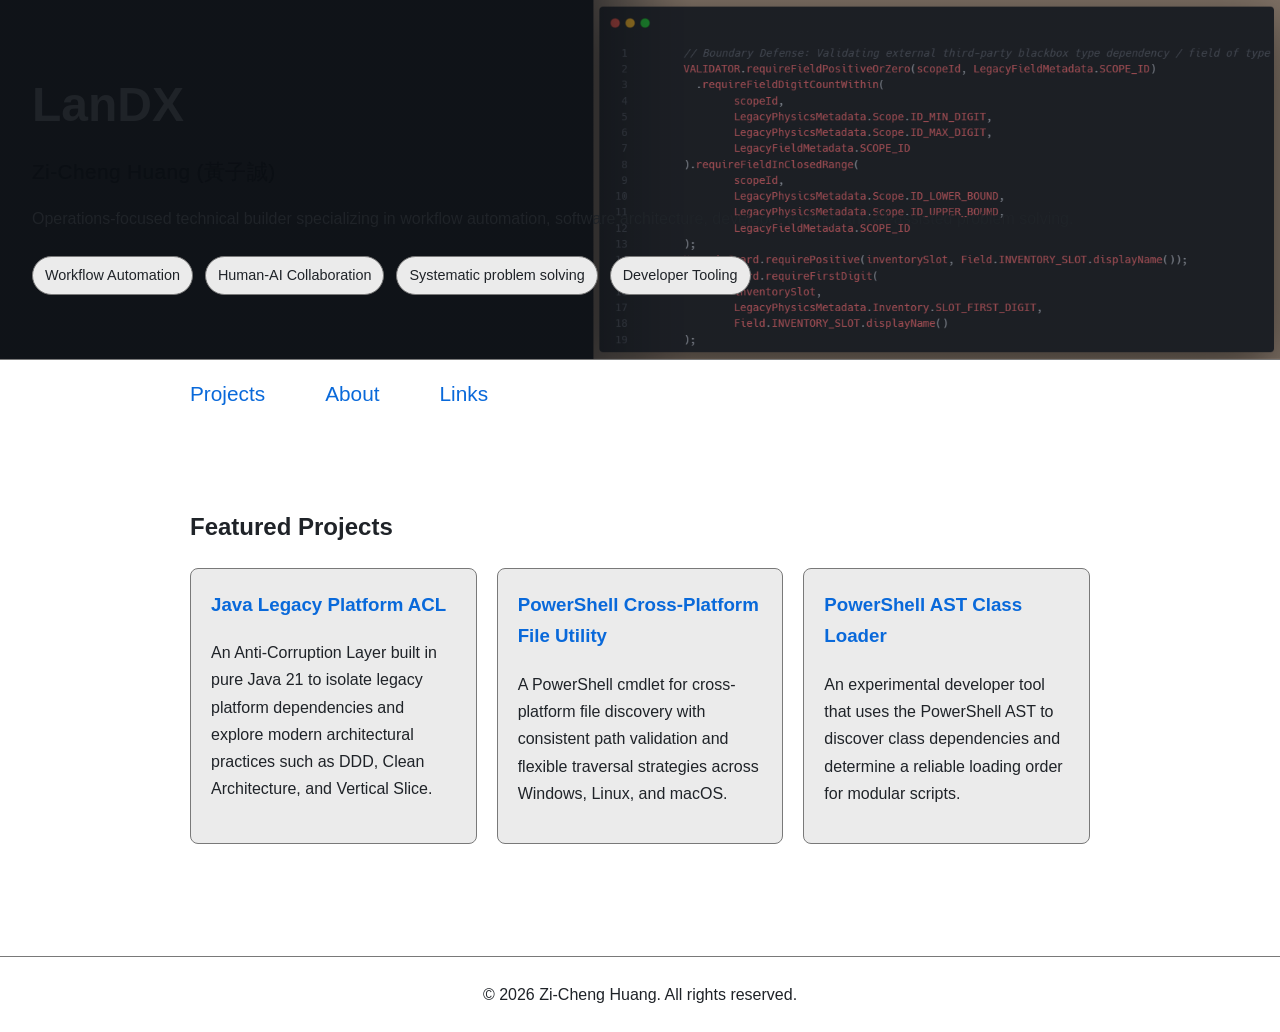
<file: index.html>
<!DOCTYPE html>
<html lang="en">
<head>
    <meta name="darkreader-lock">
    <meta charset="utf-8">
    <title>LanDX Portfolio | Digital Operations & Automation</title>
    <link rel="stylesheet" href="css/site.css">
    <link rel="icon" href="assets/icons/portfolio.png" type="image/png">
    <style>
        .index-banner {
            background-image:
                linear-gradient(
                    rgba(0, 0, 0, 0.3),
                    rgba(0, 0, 0, 0.3)
                ),
                url('assets/images/HomeBanner.png');
            background-size: cover;
            background-position: right;
            background-repeat: no-repeat;
        }
    </style>
</head>
<body>
    <header class="hero index-banner">
        <h1>LanDX</h1>
        <p class="subtitle">Zi-Cheng Huang (黃子誠)</p>
        <p>Operations-focused technical builder specializing in workflow automation, software architecture, developer tooling, and AI-assisted problem solving.</p>
        <div class="tags">
            <span>Workflow Automation</span>
            <span>Human-AI Collaboration</span>
            <span>Systematic problem solving</span>
            <span>Developer Tooling</span>
        </div>
    </header>
    
    <nav>
        <a href="projects.html">Projects</a>
        <a href="about.html">About</a>
        <a href="links.html">Links</a>
    </nav>
    
    <main class="hero-container">
        <section>
            <h2>Featured Projects</h2>
            <div class="card-container">
                <article class="card" style="border: 1px solid var(--card-border-color);">
                    <a href="projects/java-legacy-platform-acl.html" class="link-card" style="padding:0; border:none; background:none;">
                        <h3 style="color: var(--link-color); margin-top:0;">Java Legacy Platform ACL</h3>
                        <p style="white-space: pre-line;">An Anti-Corruption Layer built in pure Java 21 to isolate legacy platform dependencies and explore modern architectural practices such as DDD, Clean Architecture, and Vertical Slice.</p>
                    </a>
                </article>
                
                <article class="card">
                    <a href="projects/pwsh-get-files.html" class="link-card" style="padding:0; border:none; background:none;">
                        <h3 style="color: var(--link-color); margin-top:0;">PowerShell Cross-Platform File Utility</h3>
                        <p style="white-space: pre-line;">A PowerShell cmdlet for cross-platform file discovery with consistent path validation and flexible traversal strategies across Windows, Linux, and macOS.</p>
                    </a>
                </article>
                
                <article class="card">
                    <a href="projects/pwsh-ast-loader.html" class="link-card" style="padding:0; border:none; background:none;">
                        <h3 style="color: var(--link-color); margin-top:0;">PowerShell AST Class Loader</h3>
                        <p style="white-space: pre-line;">An experimental developer tool that uses the PowerShell AST to discover class dependencies and determine a reliable loading order for modular scripts.</p>
                    </a>
                </article>
            </div>
        </section>
    </main>
    
    <footer>
        <div class="container">
            <p>© 2026 Zi-Cheng Huang. All rights reserved.</p>
        </div>
    </footer>
</body>
</html>
</file>
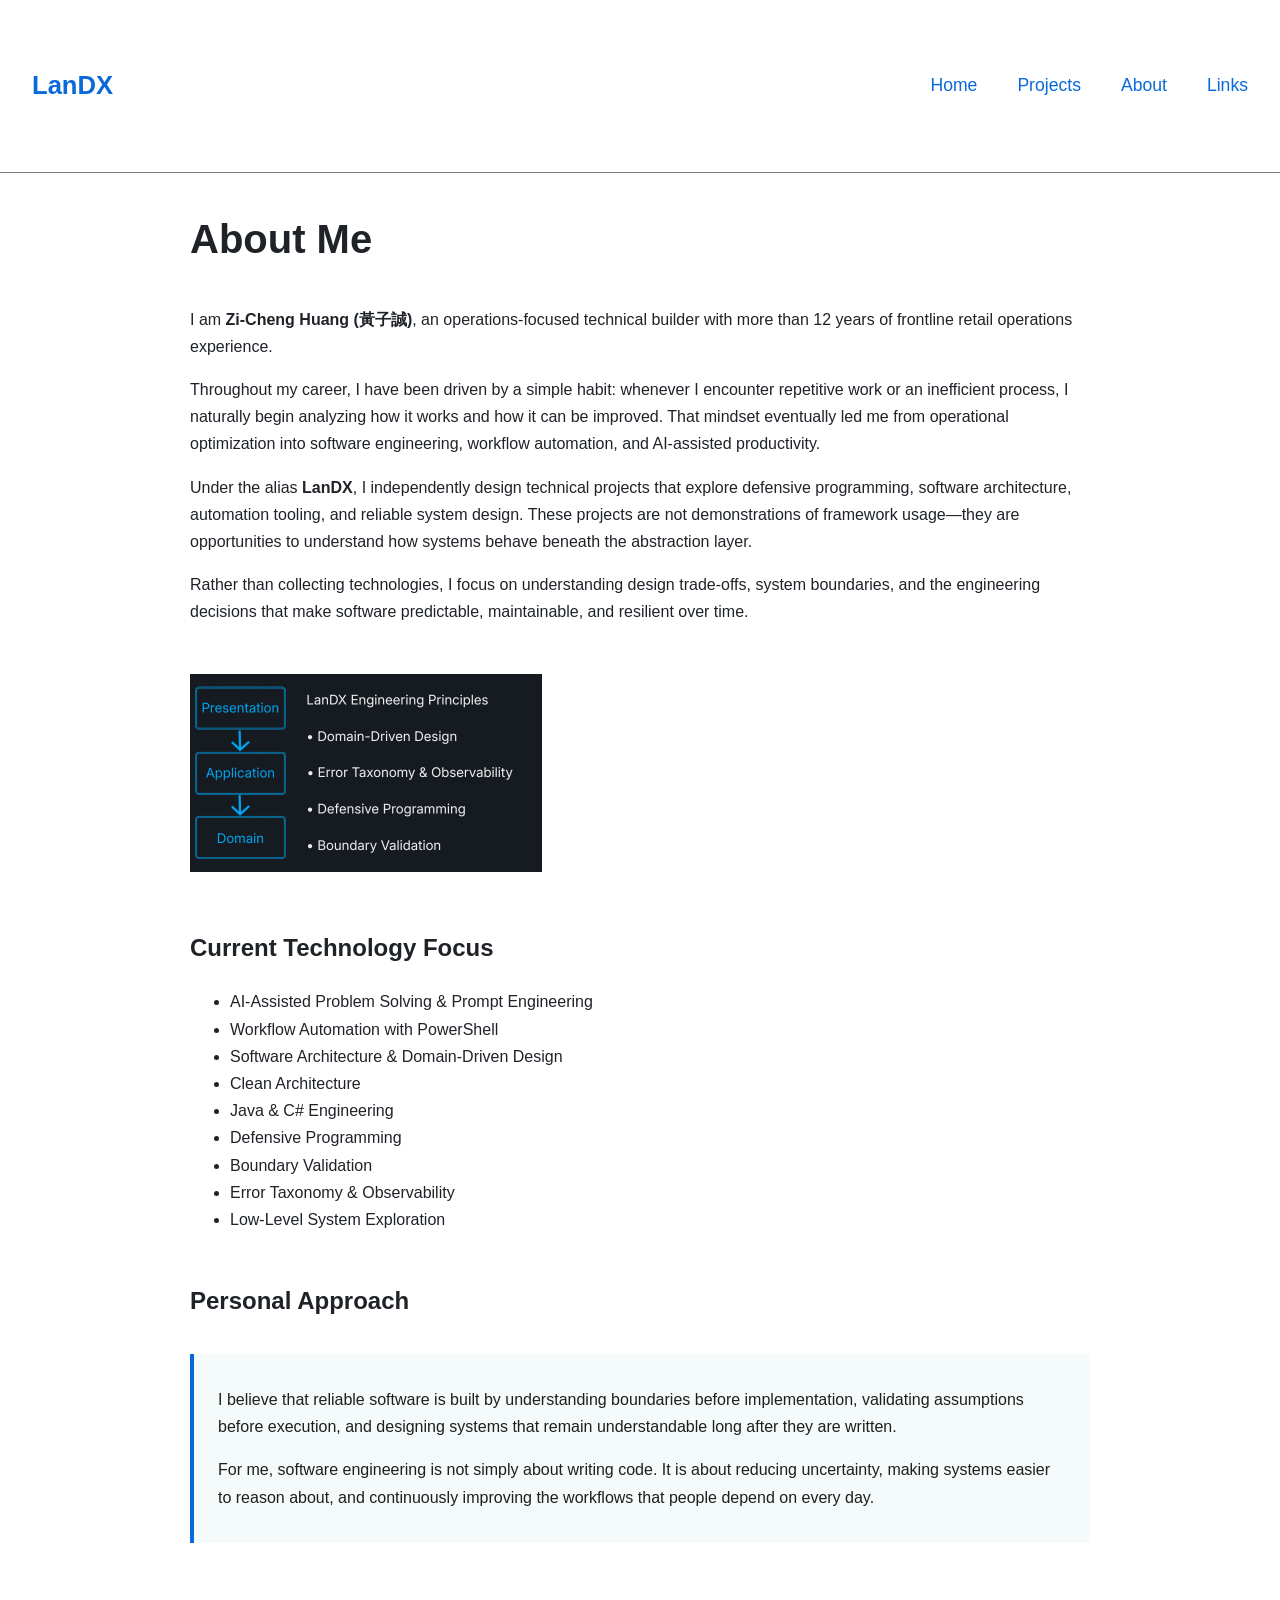
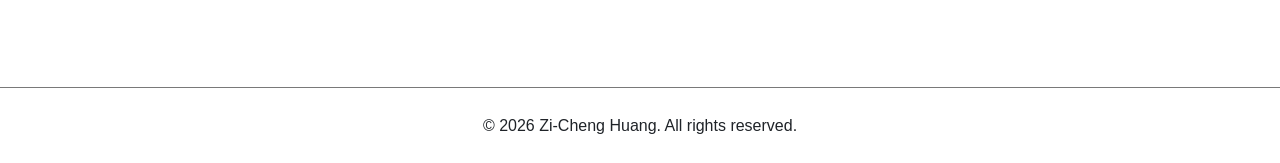
<file: about.html>
<!DOCTYPE html>
<html lang="en">
<head>
    <meta name="darkreader-lock">
    <meta charset="utf-8">
    <title>About | LanDX</title>
    <link rel="stylesheet" href="css/site.css">
    <link rel="icon" href="assets/icons/information.png" type="image/png">
    <style>
        .principles {
            max-width: 100%;
            height: auto;
            margin-top: 2em;
        }
    </style>
</head>
<body>
    <header class="hero">
        <div class="container">
            <a href="index.html" class="site-title">LanDX</a>
            <nav style="padding:0; margin:0; gap:20px;">
                <a href="index.html" style="margin-right:20px; font-size:1.1rem;">Home</a>
                <a href="projects.html" style="margin-right:20px; font-size:1.1rem;">Projects</a>
                <a href="about.html" style="margin-right:20px; font-size:1.1rem;">About</a>
                <a href="links.html" style="margin-right:0; font-size:1.1rem;">Links</a>
            </nav>
        </div>
    </header>
    
    <main class="hero-container">
        <article>
            <h1>About Me</h1>
            <p>I am <strong>Zi-Cheng Huang (黃子誠)</strong>, an operations-focused technical builder with more than 12 years of frontline retail operations experience.</p>
            <p>Throughout my career, I have been driven by a simple habit: whenever I encounter repetitive work or an inefficient process, I naturally begin analyzing how it works and how it can be improved. That mindset eventually led me from operational optimization into software engineering, workflow automation, and AI-assisted productivity.</p>
            <p>Under the alias <strong>LanDX</strong>, I independently design technical projects that explore defensive programming, software architecture, automation tooling, and reliable system design. These projects are not demonstrations of framework usage&#x2014;they are opportunities to understand how systems behave beneath the abstraction layer.</p>
            <p>Rather than collecting technologies, I focus on understanding design trade-offs, system boundaries, and the engineering decisions that make software predictable, maintainable, and resilient over time.</p>
            
            <img class="principles" src="assets/images/EngineeringPrinciples.png" alt="Engineering Principles" width="352" height="198"/>
            
            <h2>Current Technology Focus</h2>
            <ul>
                <li>AI-Assisted Problem Solving & Prompt Engineering</li>
                <li>Workflow Automation with PowerShell</li>
                <li>Software Architecture & Domain-Driven Design</li>
                <li>Clean Architecture</li>
                <li>Java & C# Engineering</li>
                <li>Defensive Programming</li>
                <li>Boundary Validation</li>
                <li>Error Taxonomy & Observability</li>
                <li>Low-Level System Exploration</li>
            </ul>
            
            <h2>Personal Approach</h2>
            <blockquote>
                <p>I believe that reliable software is built by understanding boundaries before implementation, validating assumptions before execution, and designing systems that remain understandable long after they are written.</p>
                <p>For me, software engineering is not simply about writing code. It is about reducing uncertainty, making systems easier to reason about, and continuously improving the workflows that people depend on every day.</p>
            </blockquote>
        </article>
    </main>
    
    <footer>
        <div class="container">
            <p>© 2026 Zi-Cheng Huang. All rights reserved.</p>
        </div>
    </footer>
</body>
</html>
</file>
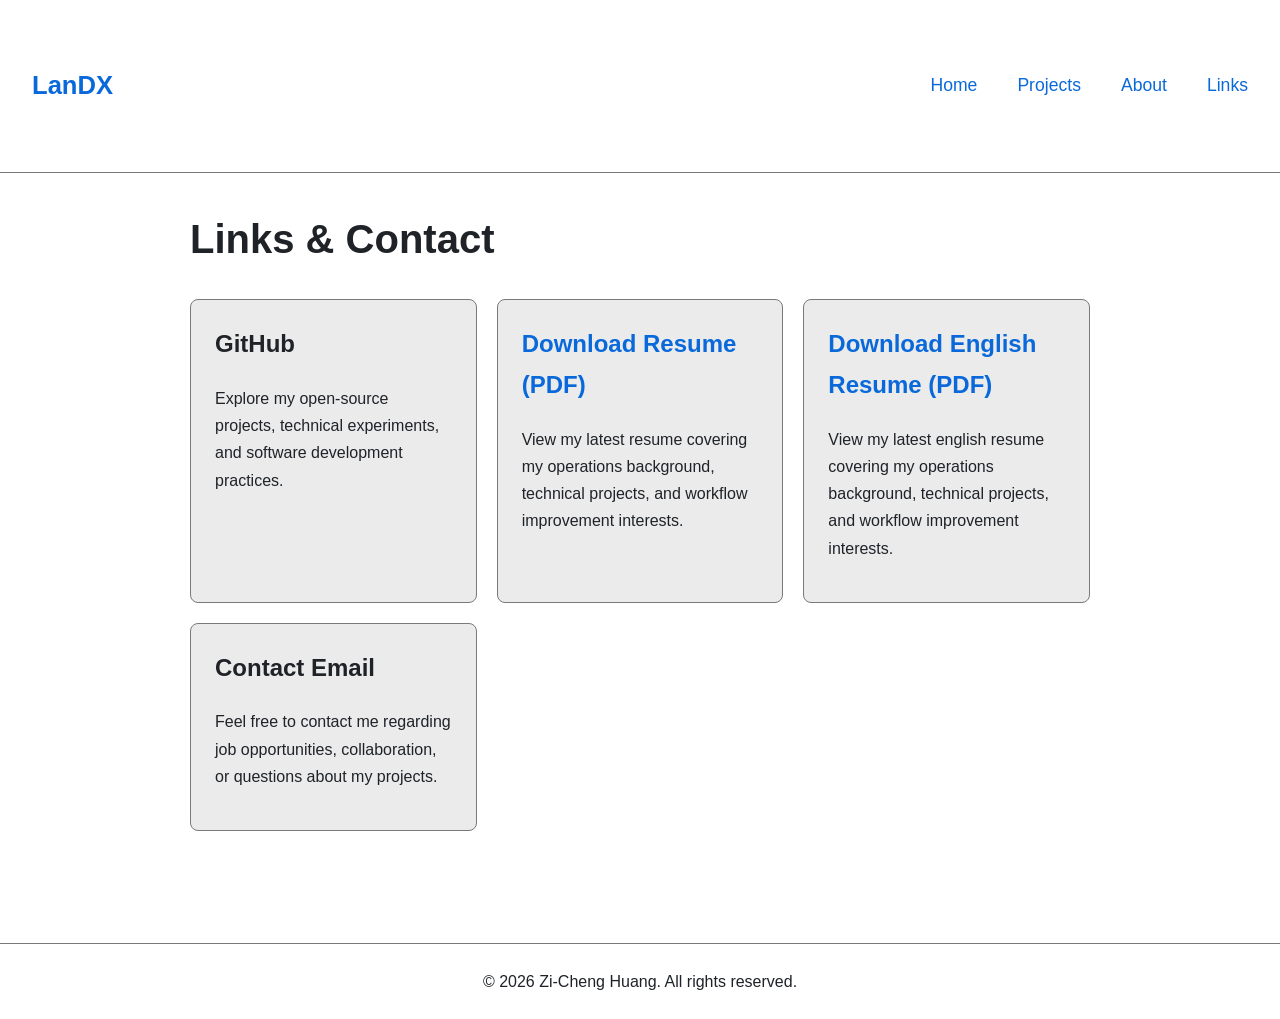
<file: links.html>
<!DOCTYPE html>
<html lang="en">
<head>
    <meta name="darkreader-lock">
    <meta charset="utf-8">
    <title>Links | LanDX</title>
    <link rel="stylesheet" href="css/site.css">
    <link rel="icon" href="assets/icons/link.png" type="image/png">
</head>
<body>
    <header class="hero">
        <div class="container">
            <a href="index.html" class="site-title">LanDX</a>
            <nav style="padding:0; margin:0; gap:20px;">
                <a href="index.html" style="margin-right:20px; font-size:1.1rem;">Home</a>
                <a href="projects.html" style="margin-right:20px; font-size:1.1rem;">Projects</a>
                <a href="about.html" style="margin-right:20px; font-size:1.1rem;">About</a>
                <a href="links.html" style="margin-right:0; font-size:1.1rem;">Links</a>
            </nav>
        </div>
    </header>
    
    <main class="hero-container">
        <h1>Links & Contact</h1>
        <div class="link-list">
            <a href="https://github.com/johnny60904" target="_blank" class="link-card">
                <h2>GitHub</h2>
                <p>Explore my open-source projects, technical experiments, and software development practices.</p>
            </a>
            
            <a href="documents/Zi-Cheng-Huang-Resume.pdf" target="_blank" download class="link-card" style="border: 1px solid var(--card-border-color);">
                <h2 style="color: var(--link-color);">Download Resume (PDF)</h2>
                <p>View my latest resume covering my operations background, technical projects, and workflow improvement interests.</p>
            </a>
            
            <a href="documents/Zi-Cheng-Huang-Resume-EN.pdf" target="_blank" download class="link-card" style="border: 1px solid var(--card-border-color);">
                <h2 style="color: var(--link-color);">Download English Resume (PDF)</h2>
                <p>View my latest english resume covering my operations background, technical projects, and workflow improvement interests.</p>
            </a>
            
            <!--
            <a href="https://cakeresume.com" target="_blank" class="link-card">
                <h2>CakeResume</h2>
                <p>View my professional identity matrix, digital credentials, and high-velocity career profile.</p>
            </a>
            -->
            
            <a href="mailto:zicheng.huang.dx@gmail.com" class="link-card">
                <h2>Contact Email</h2>
                <p>Feel free to contact me regarding job opportunities, collaboration, or questions about my projects.</p>
            </a>
        </div>
    </main>
    
    <footer>
        <div class="container">
            <p>© 2026 Zi-Cheng Huang. All rights reserved.</p>
        </div>
    </footer>
</body>
</html>
</file>
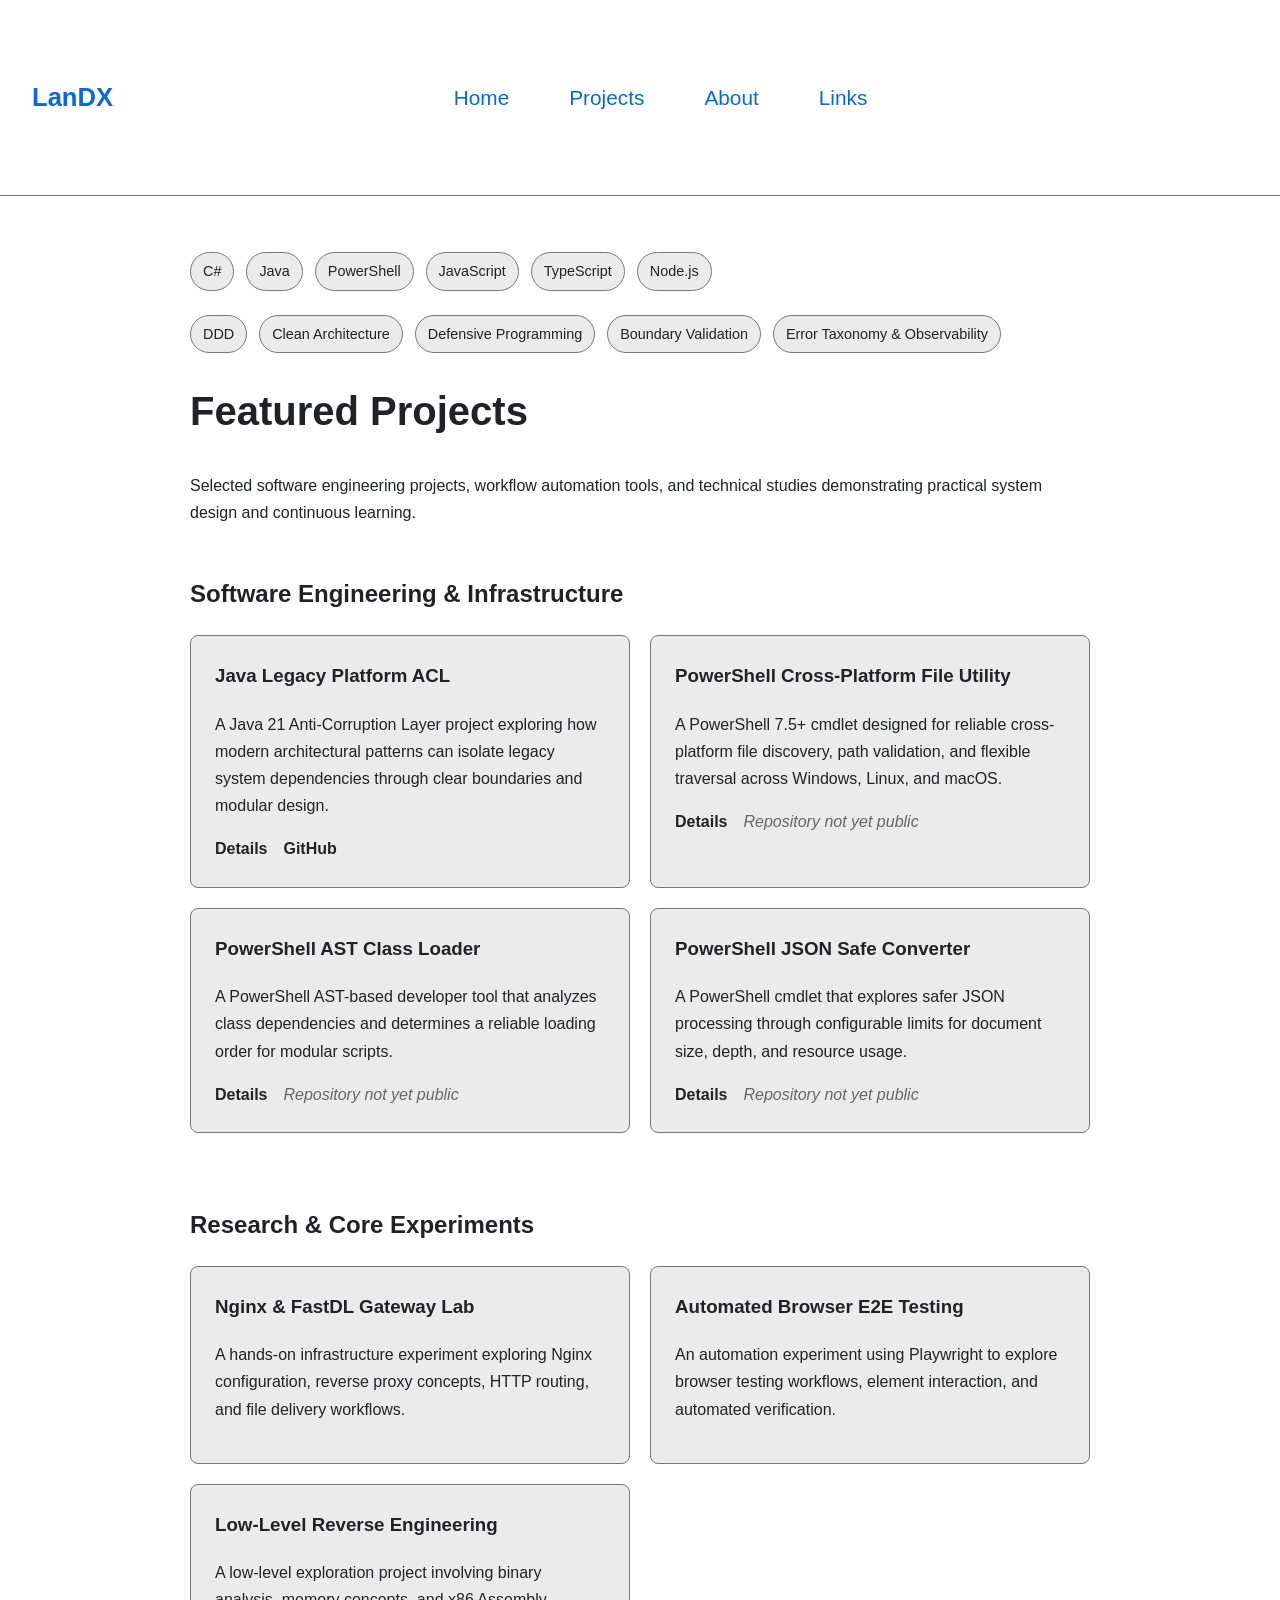
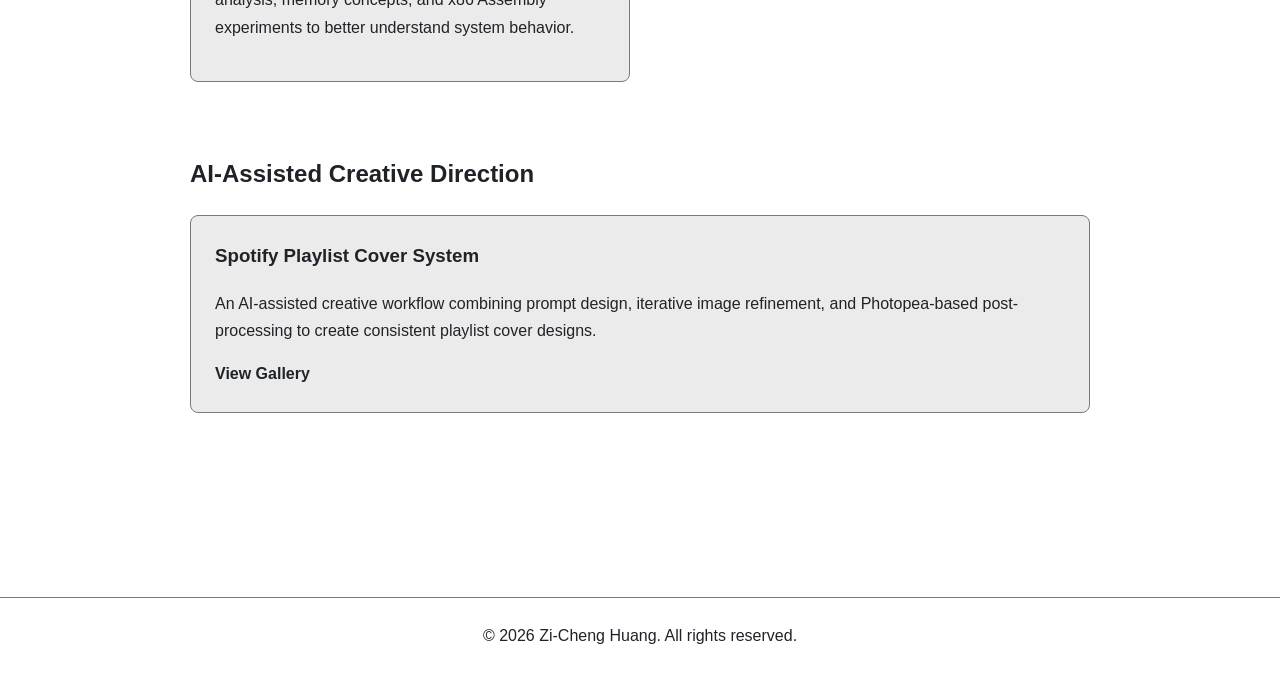
<file: projects.html>
<!DOCTYPE html>
<html lang="en">
    <head>
        <meta name="darkreader-lock">
        <meta charset="utf-8">
        <title>Projects | LanDX</title>
        <link rel="stylesheet" href="css/site.css">
        <link rel="icon" href="assets/icons/project.png" type="image/png">
        <style>
            .tags {
                margin: 1.5em 0;
            }
        </style>
    </head>
    <body>
        <header class="hero">
            <div class="container">
                <a href="index.html" class="site-title">LanDX</a>
                <nav>
                    <a href="index.html">Home</a>
                    <a href="projects.html">Projects</a>
                    <a href="about.html">About</a>
                    <a href="links.html">Links</a>
                </nav>
            </div>
        </header>
        
        <main class="hero-container">
            
            <div class="tags">
                <span>C#</span>
                <span>Java</span>
                <span>PowerShell</span>
                <span>JavaScript</span>
                <span>TypeScript</span>
                <span>Node.js</span>
            </div>
            
            <div class="tags">
                <span>DDD</span>
                <span>Clean Architecture</span>
                <span>Defensive Programming</span>
                <span>Boundary Validation</span>
                <span>Error Taxonomy & Observability</span>
            </div>
            
            <h1>Featured Projects</h1>
            <p class="page-description">Selected software engineering projects, workflow automation tools, and technical studies demonstrating practical system design and continuous learning.</p>

            <section class="hero-section">
                <h2>Software Engineering & Infrastructure</h2>
                <div class="project-grid">
                    <!-- Java Legacy Platform ACL Card -->
                    <article class="project-card">
                        <h3>Java Legacy Platform ACL</h3>
                        <p>A Java 21 Anti-Corruption Layer project exploring how modern architectural patterns can isolate legacy system dependencies through clear boundaries and modular design.</p>
                        <div class="project-links">
                            <a href="projects/java-legacy-platform-acl.html">Details</a>
                            <a href="https://github.com/johnny60904/legacy-platform-acl" target="_blank">GitHub</a>
                        </div>
                    </article>

                    <!-- Pwsh Cross-Platform File Utility Card -->
                    <article class="project-card">
                        <h3>PowerShell Cross-Platform File Utility</h3>
                        <p>A PowerShell 7.5+ cmdlet designed for reliable cross-platform file discovery, path validation, and flexible traversal across Windows, Linux, and macOS.</p>
                        <div class="project-links">
                            <a href="projects/pwsh-get-files.html">Details</a>
                            <!--<a href="#" target="_blank">GitHub</a>-->
                            <span style="color: #666666; font-style: italic; cursor: default;">Repository not yet public</span>
                        </div>
                    </article>
                
                    <!-- Pwsh AST Class Loader Card -->
                    <article class="project-card">
                        <h3>PowerShell AST Class Loader</h3>
                        <p>A PowerShell AST-based developer tool that analyzes class dependencies and determines a reliable loading order for modular scripts.</p>
                        <div class="project-links">
                            <a href="projects/pwsh-ast-loader.html">Details</a>
                            <!--<a href="#" target="_blank">GitHub</a>-->
                            <span style="color: #666666; font-style: italic; cursor: default;">Repository not yet public</span>
                        </div>
                    </article>
                
                    <!-- Pwsh JSON Safe Converter Card -->
                    <article class="project-card">
                        <h3>PowerShell JSON Safe Converter</h3>
                        <p>A PowerShell cmdlet that explores safer JSON processing through configurable limits for document size, depth, and resource usage.</p>
                        <div class="project-links">
                            <a href="projects/pwsh-json-converter.html">Details</a>
                            <!--<a href="#" target="_blank">GitHub</a>-->
                            <span style="color: #666666; font-style: italic; cursor: default;">Repository not yet public</span>
                        </div>
                    </article>
                </div>
            </section>
        
            <section class="hero-section">
                <h2>Research & Core Experiments</h2>
                <div class="project-grid">
                    <article class="project-card">
                        <h3>Nginx & FastDL Gateway Lab</h3>
                        <p>A hands-on infrastructure experiment exploring Nginx configuration, reverse proxy concepts, HTTP routing, and file delivery workflows.</p>
                    </article>
                    <article class="project-card">
                        <h3>Automated Browser E2E Testing</h3>
                        <p>An automation experiment using Playwright to explore browser testing workflows, element interaction, and automated verification.</p>
                    </article>
                    <article class="project-card">
                        <h3>Low-Level Reverse Engineering</h3>
                        <p>A low-level exploration project involving binary analysis, memory concepts, and x86 Assembly experiments to better understand system behavior.</p>
                    </article>
                </div>
            </section>
        
            <section class="hero-section">
                <h2>AI-Assisted Creative Direction</h2>
                <div class="project-grid">
                    <article class="project-card">
                        <h3>Spotify Playlist Cover System</h3>
                        <p>An AI-assisted creative workflow combining prompt design, iterative image refinement, and Photopea-based post-processing to create consistent playlist cover designs.</p>
                        <div class="project-links">
                            <a href="projects/spotify-playlist-covers.html">View Gallery</a>
                        </div>
                    </article>
                </div>
            </section>
        </main>

        <footer>
            <div class="container">
                <p>© 2026 Zi-Cheng Huang. All rights reserved.</p>
            </div>
        </footer>
    </body>
</html>
</file>
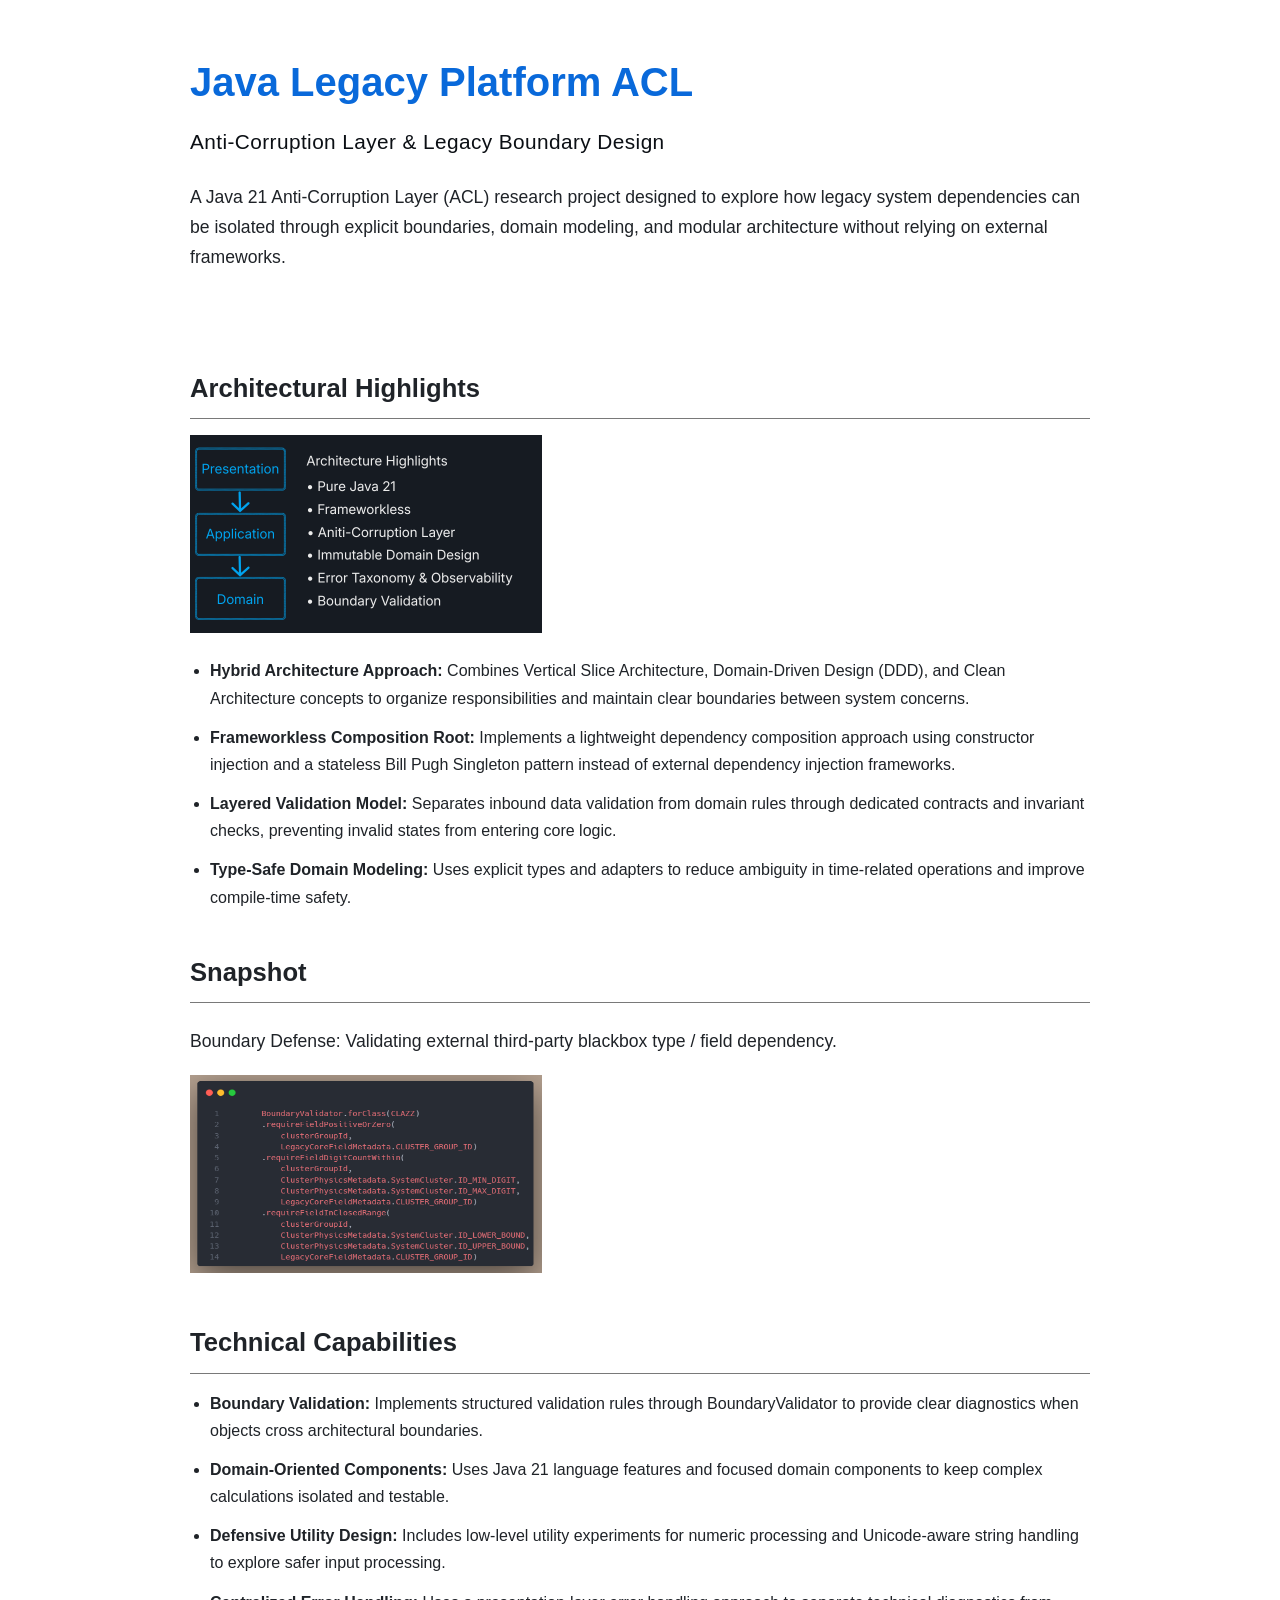
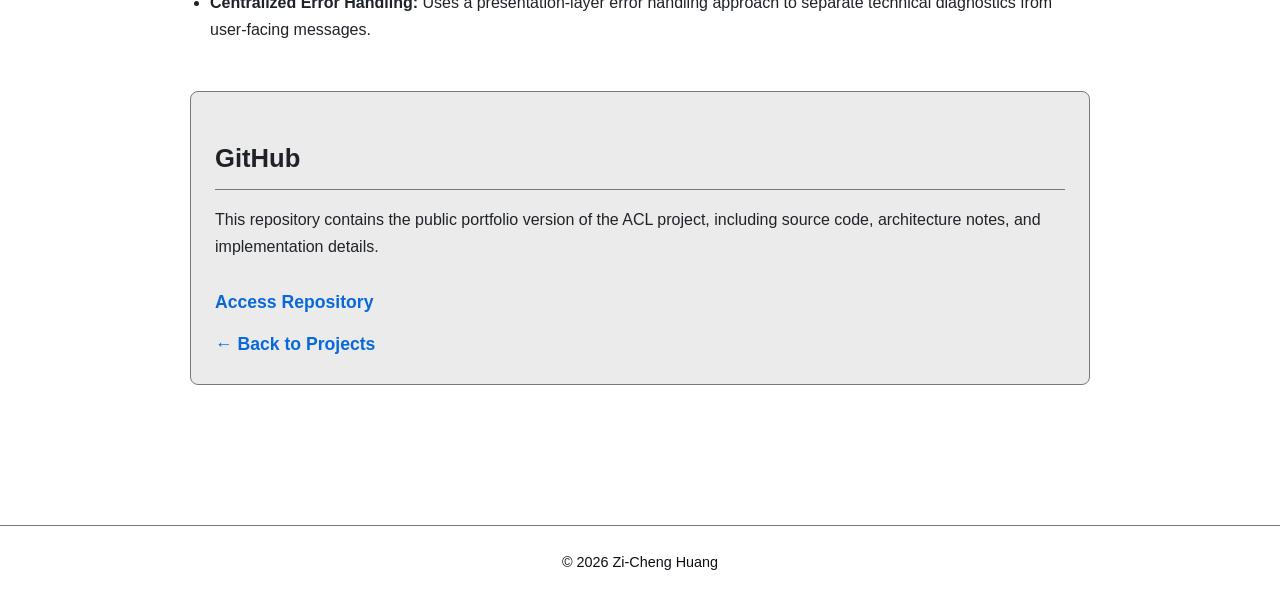
<file: projects/java-legacy-platform-acl.html>
<!DOCTYPE html>
<html lang="en">
<head>
    <meta name="darkreader-lock">
    <meta charset="utf-8">
    <title>Java Legacy Platform ACL | Projects | LanDX</title>
    <link rel="stylesheet" href="../css/projects.css">
    <link rel="icon" href="../assets/icons/terminal.png" type="image/png">
    <style>
        .hero-container .snapshot {
            max-width: 352;
            width: 100%;
            height: auto;
            aspect-ratio: 1.625 / 1;
            object-fit: cover;
            object-position: center;
            border-radius: 8px;
        }
        .hero-container .hieghlights {
            max-width: 352;
            width: 100%;
            height: auto;
            aspect-ratio: 16 / 9;
            object-fit: cover;
            object-position: center;
            border-radius: 8px;
        }
    </style>
</head>
<body>
    <header class="hero">
        <h1 class="project">Java Legacy Platform ACL</h1>
        <p class="subtitle">Anti-Corruption Layer & Legacy Boundary Design</p>
        <p class="description">A Java 21 Anti-Corruption Layer (ACL) research project designed to explore how legacy system dependencies can be isolated through explicit boundaries, domain modeling, and modular architecture without relying on external frameworks.</p>
    </header>
    
    <main class="hero-container">
        
        <div class="arch-container">
            <h2 class="architecture">Architectural Highlights</h2>
            <img class="highlights" src="../assets/images/JavaAclArchitectureHighlights.png" alt="Java ACL Architecture Highlights" width="352" height="198"/>
            <ul>
                <li><strong>Hybrid Architecture Approach:</strong>
                    Combines Vertical Slice Architecture, Domain-Driven Design (DDD), and Clean Architecture concepts to organize responsibilities and maintain clear boundaries between system concerns.</li>
                <li><strong>Frameworkless Composition Root:</strong>
                    Implements a lightweight dependency composition approach using constructor injection and a stateless Bill Pugh Singleton pattern instead of external dependency injection frameworks.</li>
                <li><strong>Layered Validation Model:</strong>
                    Separates inbound data validation from domain rules through dedicated contracts and invariant checks, preventing invalid states from entering core logic.</li>
                <li><strong>Type-Safe Domain Modeling:</strong>
                    Uses explicit types and adapters to reduce ambiguity in time-related operations and improve compile-time safety.</li>
            </ul>
        </div>
        
        <div class="snapshot-container">
            <h2 class="code-snapshot">Snapshot</h2>
            <p class="description">Boundary Defense: Validating external third-party blackbox type / field dependency.</p>
            <img class=".snapshot" src="../assets/images/FluentValidation.png" alt="Java ACL Architecture Highlights" width="352" height="198"/>
        </div>
        
        <div class="feat-container">
            <h2 class="features">Technical Capabilities</h2>
            <ul>
                <li><strong>Boundary Validation:</strong>
                    Implements structured validation rules through BoundaryValidator to provide clear diagnostics when objects cross architectural boundaries.</li>
                <li><strong>Domain-Oriented Components:</strong>
                    Uses Java 21 language features and focused domain components to keep complex calculations isolated and testable.</li>
                <li><strong>Defensive Utility Design:</strong>
                    Includes low-level utility experiments for numeric processing and Unicode-aware string handling to explore safer input processing.</li>
                <li><strong>Centralized Error Handling:</strong>
                    Uses a presentation-layer error handling approach to separate technical diagnostics from user-facing messages.</li>
            </ul>
        </div>
        
        <div class="git-container">
            <h2 class="github">GitHub</h2>
            <p>This repository contains the public portfolio version of the ACL project, including source code, architecture notes, and implementation details.</p>
            <a href="https://github.com/johnny60904/legacy-platform-acl" target="_blank">Access Repository</a>
            <br>
            <a href="../projects.html">← Back to Projects</a>
        </div>
    </main>
    <footer>
        <div class="container">
            <p>© 2026 Zi-Cheng Huang</p>
        </div>
    </footer>
</body>
</html>
</file>
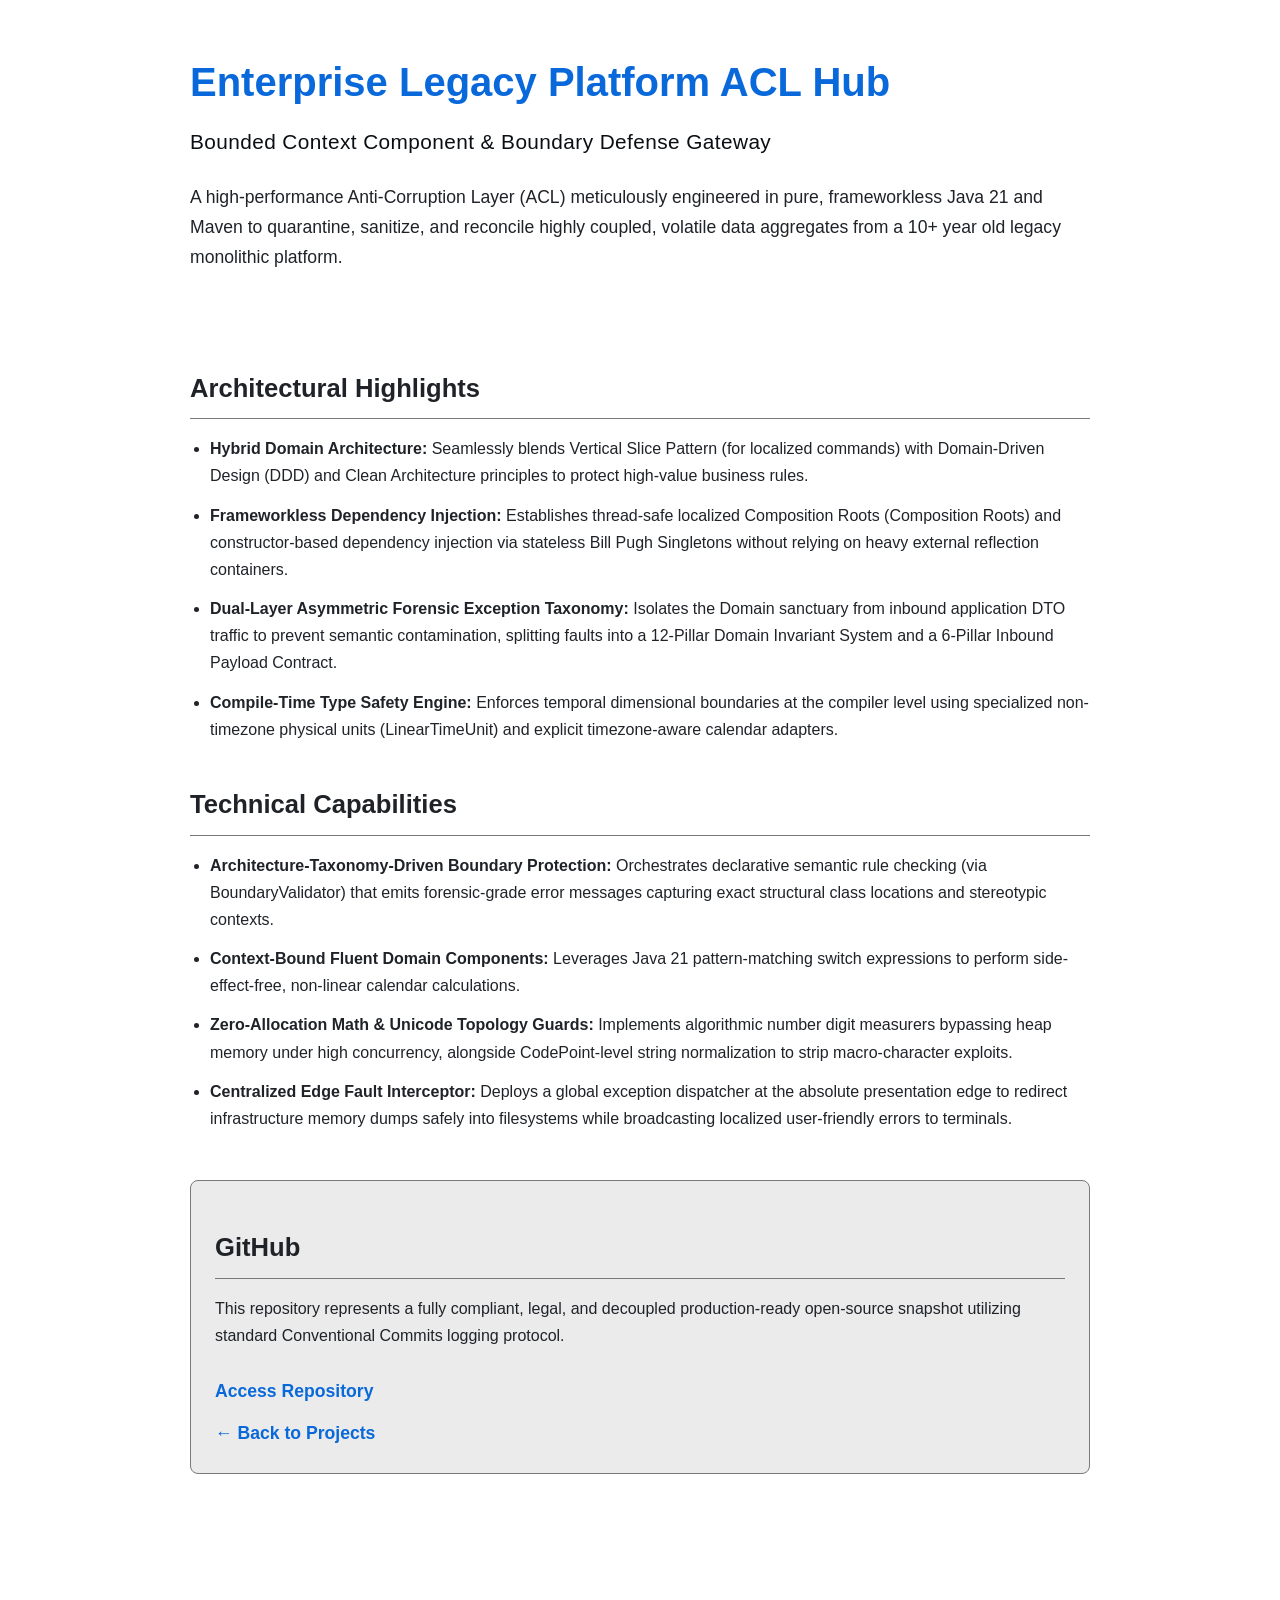
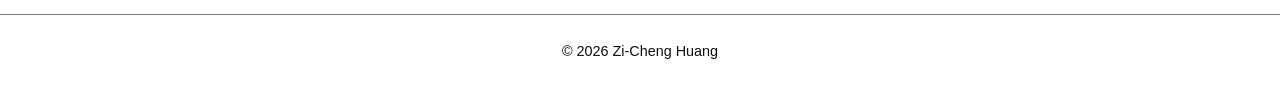
<file: projects/legacy-platform-acl.html>
<!DOCTYPE html>
<html lang="en">
<head>
    <meta name="darkreader-lock">
    <meta charset="utf-8">
    <title>Enterprise Legacy Platform ACL Hub | Projects | LanDX</title>
    <link rel="stylesheet" href="../css/projects.css">
    <link rel="icon" href="../assets/icons/terminal.png" type="image/png">
</head>
<body>
    <header class="hero">
        <h1 class="project">Enterprise Legacy Platform ACL Hub</h1>
        <p class="subtitle">Bounded Context Component & Boundary Defense Gateway</p>
        <p class="description">A high-performance Anti-Corruption Layer (ACL) meticulously engineered in pure, frameworkless Java 21 and Maven to quarantine, sanitize, and reconcile highly coupled, volatile data aggregates from a 10+ year old legacy monolithic platform.</p>
    </header>

    <main class="hero-container">
        <!-- 核心亮點一：架構設計（對齊你的四大皇冠鑽石設計） -->
        <div class="arch-container">
            <h2 class="architecture">Architectural Highlights</h2>
            <ul>
                <li><strong>Hybrid Domain Architecture:</strong> Seamlessly blends Vertical Slice Pattern (for localized commands) with Domain-Driven Design (DDD) and Clean Architecture principles to protect high-value business rules.</li>
                <li><strong>Frameworkless Dependency Injection:</strong> Establishes thread-safe localized Composition Roots (Composition Roots) and constructor-based dependency injection via stateless Bill Pugh Singletons without relying on heavy external reflection containers.</li>
                <li><strong>Dual-Layer Asymmetric Forensic Exception Taxonomy:</strong> Isolates the Domain sanctuary from inbound application DTO traffic to prevent semantic contamination, splitting faults into a 12-Pillar Domain Invariant System and a 6-Pillar Inbound Payload Contract.</li>
                <li><strong>Compile-Time Type Safety Engine:</strong> Enforces temporal dimensional boundaries at the compiler level using specialized non-timezone physical units (LinearTimeUnit) and explicit timezone-aware calendar adapters.</li>
            </ul>
        </div>

        <!-- 核心亮點二：功能清單（對齊你的真實硬核程式碼與邊界防禦） -->
        <div class="feat-container">
            <h2 class="features">Technical Capabilities</h2>
            <ul>
                <li><strong>Architecture-Taxonomy-Driven Boundary Protection:</strong> Orchestrates declarative semantic rule checking (via BoundaryValidator) that emits forensic-grade error messages capturing exact structural class locations and stereotypic contexts.</li>
                <li><strong>Context-Bound Fluent Domain Components:</strong> Leverages Java 21 pattern-matching switch expressions to perform side-effect-free, non-linear calendar calculations.</li>
                <li><strong>Zero-Allocation Math & Unicode Topology Guards:</strong> Implements algorithmic number digit measurers bypassing heap memory under high concurrency, alongside CodePoint-level string normalization to strip macro-character exploits.</li>
                <li><strong>Centralized Edge Fault Interceptor:</strong> Deploys a global exception dispatcher at the absolute presentation edge to redirect infrastructure memory dumps safely into filesystems while broadcasting localized user-friendly errors to terminals.</li>
            </ul>
        </div>

        <!-- 核心亮點三：GitHub 倉庫連結與 Conventional Commit 對齊 -->
        <div class="git-container">
            <h2 class="github">GitHub</h2>
            <p>This repository represents a fully compliant, legal, and decoupled production-ready open-source snapshot utilizing standard Conventional Commits logging protocol.</p>
            <a href="https://github.com/johnny60904/legacy-platform-acl" target="_blank">Access Repository</a>
            <br>
            <a href="../projects.html">← Back to Projects</a>
        </div>
    </main>
    <footer>
        <div class="container">
            <p>© 2026 Zi-Cheng Huang</p>
        </div>
    </footer>
</body>
</html>
</file>
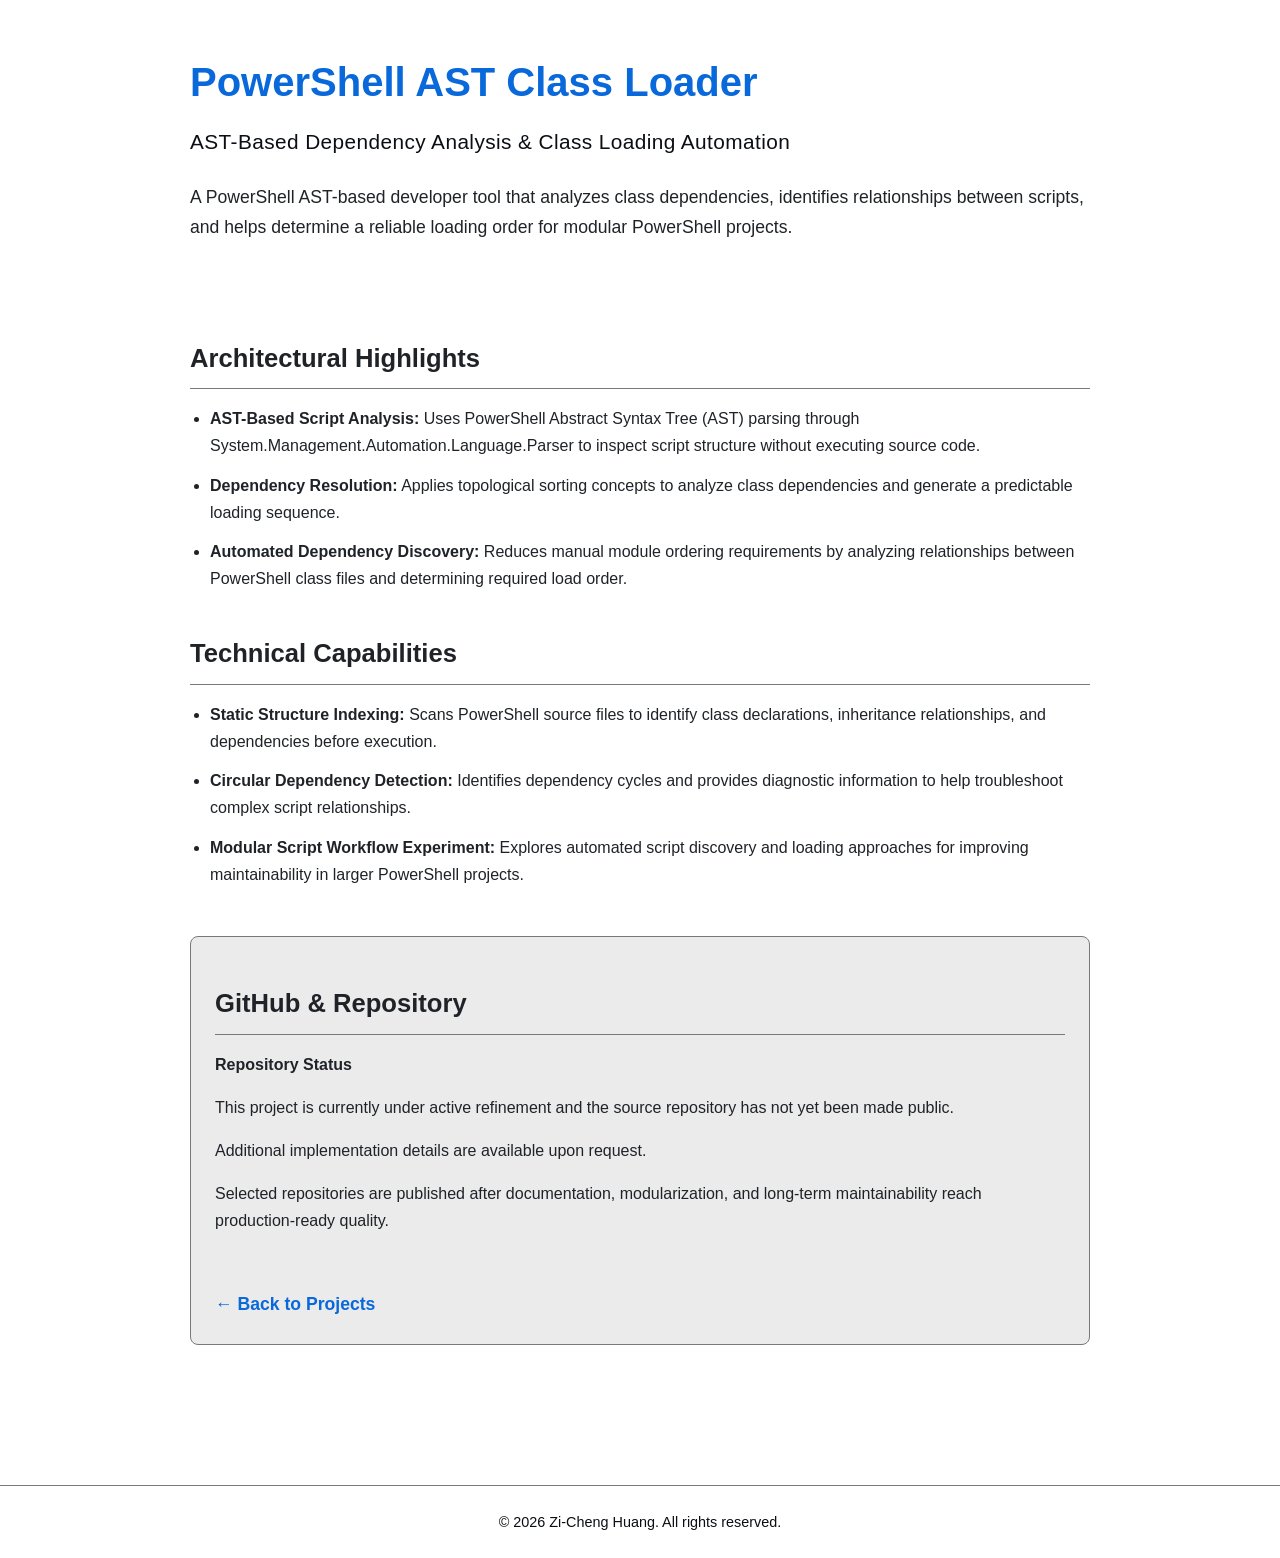
<file: projects/pwsh-ast-loader.html>
<!DOCTYPE html>
<html lang="en">
<head>
    <meta name="darkreader-lock">
    <meta charset="utf-8">
    <title>PowerShell AST Class Loader | Projects | LanDX</title>
    <link rel="stylesheet" href="../css/projects.css">
    <link rel="icon" href="../assets/icons/terminal.png" type="image/png">
</head>
<body>
    <header class="hero">
        <h1 class="project">PowerShell AST Class Loader</h1>
        <p class="subtitle">AST-Based Dependency Analysis & Class Loading Automation</p>
        <p class="description">A PowerShell AST-based developer tool that analyzes class dependencies, identifies relationships between scripts, and helps determine a reliable loading order for modular PowerShell projects.</p>
    </header>

    <main class="hero-container">
        <div class="arch-container">
            <h2 class="architecture">Architectural Highlights</h2>
            <ul>
                <li><strong>AST-Based Script Analysis:</strong>
                    Uses PowerShell Abstract Syntax Tree (AST) parsing through System.Management.Automation.Language.Parser to inspect script structure without executing source code.</li>
                <li><strong>Dependency Resolution:</strong>
                    Applies topological sorting concepts to analyze class dependencies and generate a predictable loading sequence.</li>
                <li><strong>Automated Dependency Discovery:</strong>
                    Reduces manual module ordering requirements by analyzing relationships between PowerShell class files and determining required load order.</li>
            </ul>
        </div>

        <div class="feat-container">
            <h2 class="features">Technical Capabilities</h2>
            <ul>
                <li><strong>Static Structure Indexing:</strong>
                    Scans PowerShell source files to identify class declarations, inheritance relationships, and dependencies before execution.</li>
                <li><strong>Circular Dependency Detection:</strong>
                    Identifies dependency cycles and provides diagnostic information to help troubleshoot complex script relationships.</li>
                <li><strong>Modular Script Workflow Experiment:</strong>
                    Explores automated script discovery and loading approaches for improving maintainability in larger PowerShell projects.</li>
            </ul>
        </div>

        <div class="git-container">
            <h2 class="github">GitHub & Repository</h2>
            <!--<p>This project demonstrates how static analysis techniques can be applied to improve organization, maintainability, and automation within PowerShell-based development workflows.</p>-->
            <p><strong>Repository Status</strong></p>
            <p>This project is currently under active refinement and the source repository has not yet been made public.</p>
            <p>Additional implementation details are available upon request.</p>
            <p>Selected repositories are published after documentation, modularization, and long-term maintainability reach production-ready quality.</p>
            <br>
            <a href="../projects.html">← Back to Projects</a>
        </div>
    </main>
    <footer>
        <div class="container">
            <p>© 2026 Zi-Cheng Huang. All rights reserved.</p>
        </div>
    </footer>
</body>
</html>
</file>
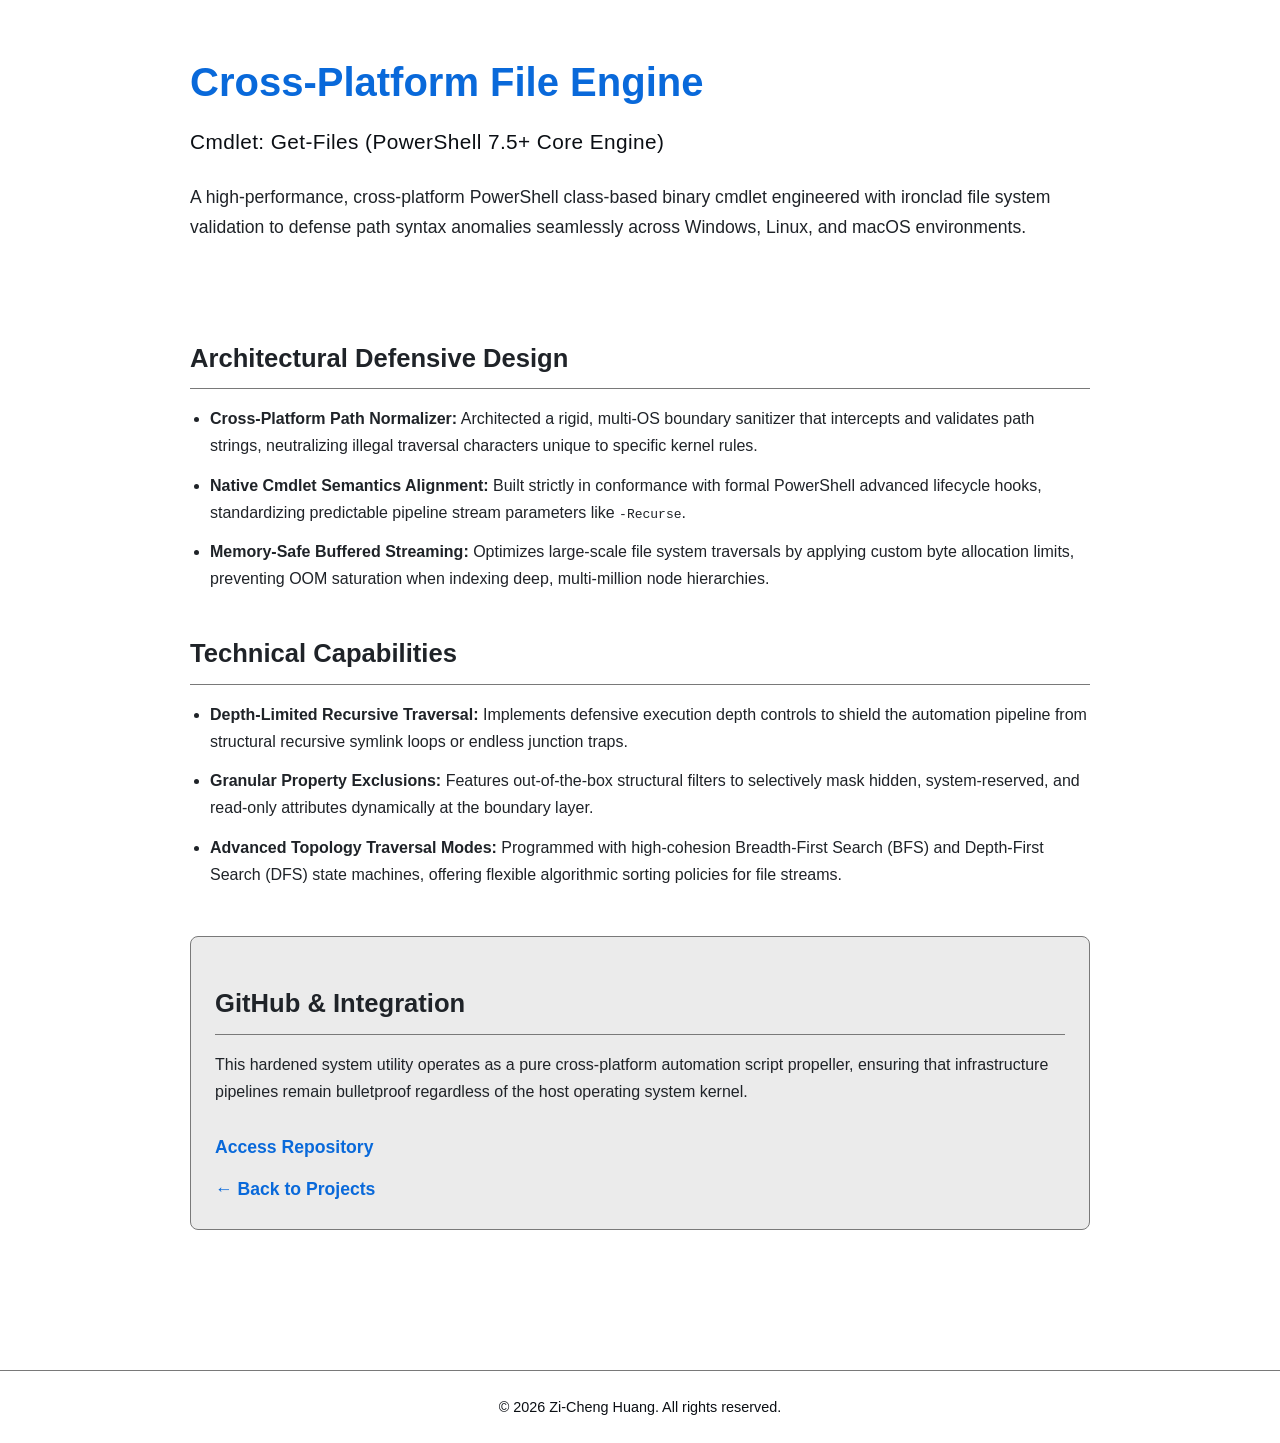
<file: projects/pwsh-cmdlet-get-files.html>
<!DOCTYPE html>
<html lang="en">
<head>
    <meta name="darkreader-lock">
    <meta charset="utf-8">
    <title>Cross-Platform File Engine | Projects | LanDX</title>
    <link rel="stylesheet" href="../css/projects.css">
    <link rel="icon" href="../assets/icons/terminal.png" type="image/png">
</head>
<body>
    <header class="hero">
        <h1 class="project">Cross-Platform File Engine</h1>
        <p class="subtitle">Cmdlet: Get-Files (PowerShell 7.5+ Core Engine)</p>
        <p class="description">A high-performance, cross-platform PowerShell class-based binary cmdlet engineered with ironclad file system validation to defense path syntax anomalies seamlessly across Windows, Linux, and macOS environments.</p>
    </header>

    <main class="hero-container">
        <div class="arch-container">
            <h2 class="architecture">Architectural Defensive Design</h2>
            <ul>
                <li><strong>Cross-Platform Path Normalizer:</strong> Architected a rigid, multi-OS boundary sanitizer that intercepts and validates path strings, neutralizing illegal traversal characters unique to specific kernel rules.</li>
                <li><strong>Native Cmdlet Semantics Alignment:</strong> Built strictly in conformance with formal PowerShell advanced lifecycle hooks, standardizing predictable pipeline stream parameters like <code>-Recurse</code>.</li>
                <li><strong>Memory-Safe Buffered Streaming:</strong> Optimizes large-scale file system traversals by applying custom byte allocation limits, preventing OOM saturation when indexing deep, multi-million node hierarchies.</li>
            </ul>
        </div>

        <div class="feat-container">
            <h2 class="features">Technical Capabilities</h2>
            <ul>
                <li><strong>Depth-Limited Recursive Traversal:</strong> Implements defensive execution depth controls to shield the automation pipeline from structural recursive symlink loops or endless junction traps.</li>
                <li><strong>Granular Property Exclusions:</strong> Features out-of-the-box structural filters to selectively mask hidden, system-reserved, and read-only attributes dynamically at the boundary layer.</li>
                <li><strong>Advanced Topology Traversal Modes:</strong> Programmed with high-cohesion Breadth-First Search (BFS) and Depth-First Search (DFS) state machines, offering flexible algorithmic sorting policies for file streams.</li>
            </ul>
        </div>

        <div class="git-container">
            <h2 class="github">GitHub & Integration</h2>
            <p>This hardened system utility operates as a pure cross-platform automation script propeller, ensuring that infrastructure pipelines remain bulletproof regardless of the host operating system kernel.</p>
            <a href="https://github.com/johnny60904/get-files" target="_blank">Access Repository</a>
            <br>
            <a href="../projects.html">← Back to Projects</a>
        </div>
    </main>
    <footer>
        <div class="container">
            <p>© 2026 Zi-Cheng Huang. All rights reserved.</p>
        </div>
    </footer>
</body>
</html>
</file>
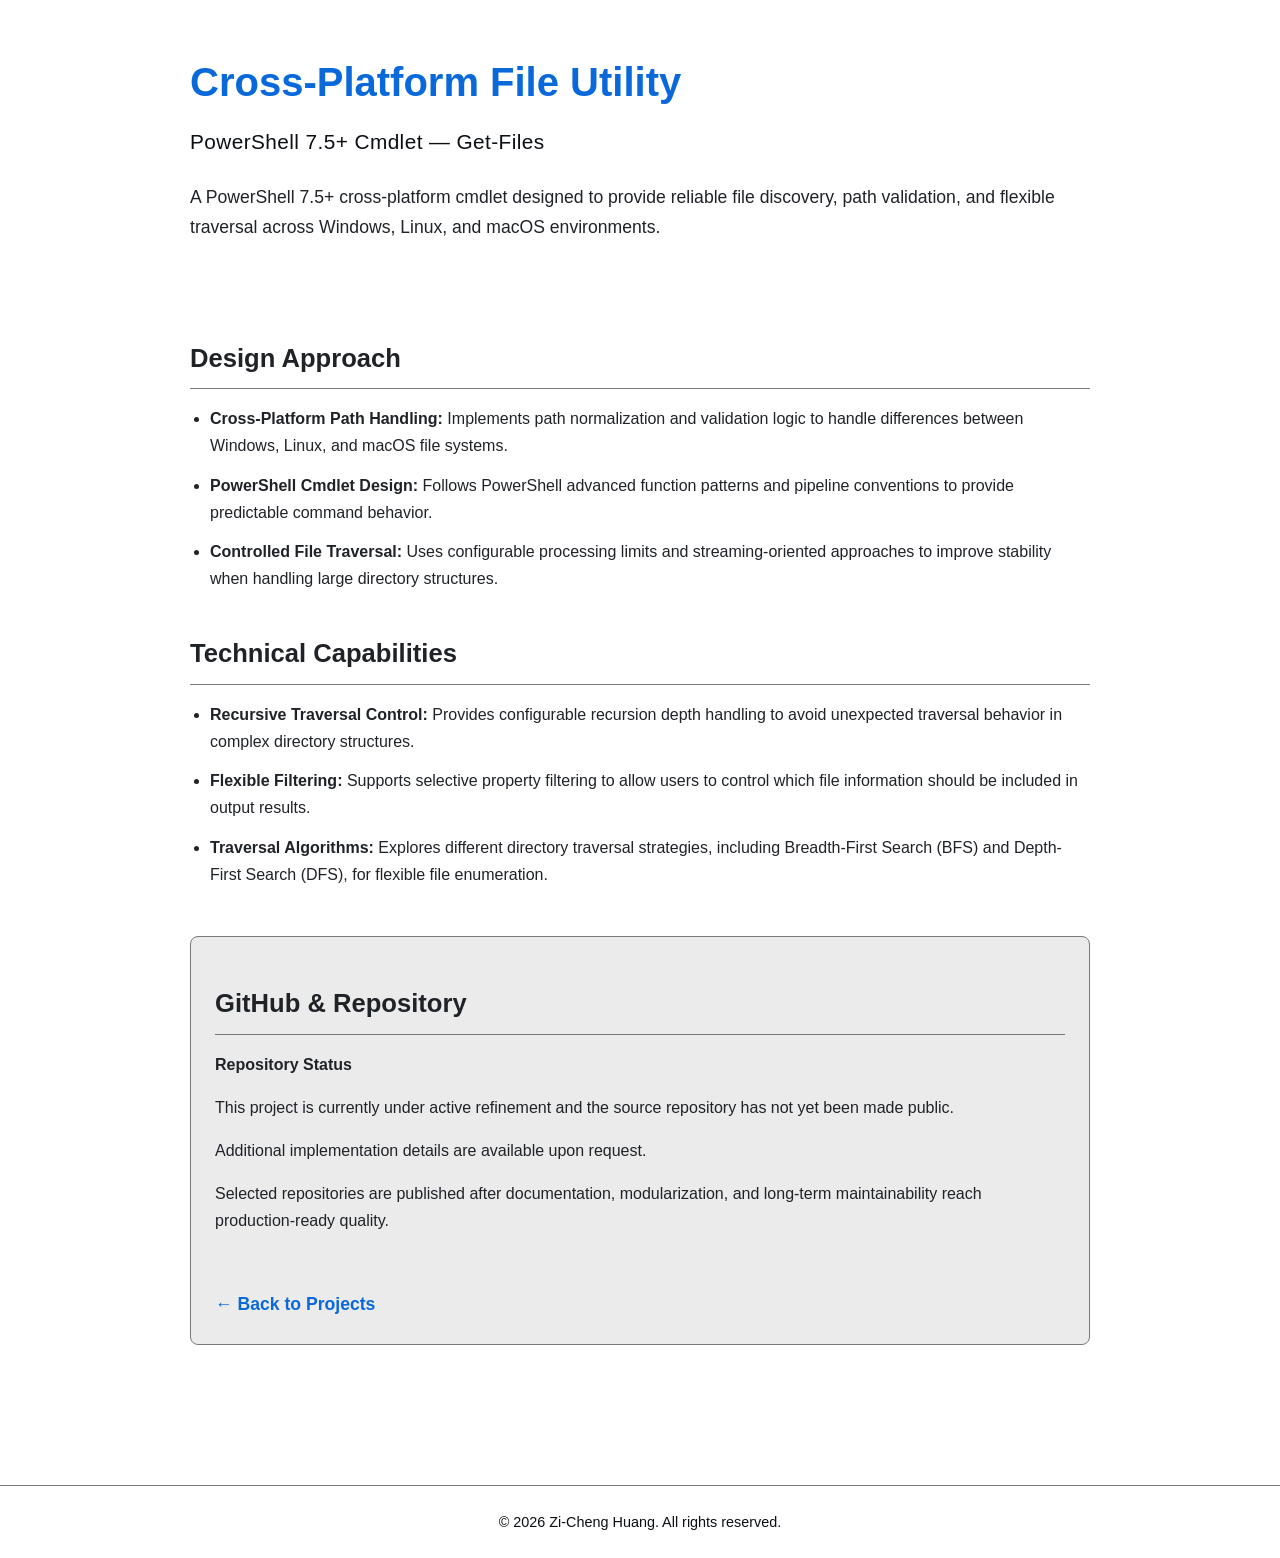
<file: projects/pwsh-get-files.html>
<!DOCTYPE html>
<html lang="en">
<head>
    <meta name="darkreader-lock">
    <meta charset="utf-8">
    <title>Cross-Platform File Utility | Projects | LanDX</title>
    <link rel="stylesheet" href="../css/projects.css">
    <link rel="icon" href="../assets/icons/terminal.png" type="image/png">
</head>
<body>
    <header class="hero">
        <h1 class="project">Cross-Platform File Utility</h1>
        <p class="subtitle">PowerShell 7.5+ Cmdlet &#x2014; Get-Files</p>
        <p class="description">A PowerShell 7.5+ cross-platform cmdlet designed to provide reliable file discovery, path validation, and flexible traversal across Windows, Linux, and macOS environments.</p>
    </header>

    <main class="hero-container">
        <div class="arch-container">
            <h2 class="architecture">Design Approach</h2>
            <ul>
                <li><strong>Cross-Platform Path Handling:</strong>
                    Implements path normalization and validation logic to handle differences between Windows, Linux, and macOS file systems.</li>
                <li><strong>PowerShell Cmdlet Design:</strong>
                    Follows PowerShell advanced function patterns and pipeline conventions to provide predictable command behavior.</li>
                <li><strong>Controlled File Traversal:</strong>
                    Uses configurable processing limits and streaming-oriented approaches to improve stability when handling large directory structures.</li>
            </ul>
        </div>

        <div class="feat-container">
            <h2 class="features">Technical Capabilities</h2>
            <ul>
                <li><strong>Recursive Traversal Control:</strong>
                    Provides configurable recursion depth handling to avoid unexpected traversal behavior in complex directory structures.</li>
                <li><strong>Flexible Filtering:</strong>
                    Supports selective property filtering to allow users to control which file information should be included in output results.</li>
                <li><strong>Traversal Algorithms:</strong>
                    Explores different directory traversal strategies, including Breadth-First Search (BFS) and Depth-First Search (DFS), for flexible file enumeration.</li>
            </ul>
        </div>

        <div class="git-container">
            <h2 class="github">GitHub & Repository</h2>
            <!--<p>This repository contains a PowerShell automation utility focused on reliable cross-platform file processing and reusable scripting practices.</p>-->
            <p><strong>Repository Status</strong></p>
            <p>This project is currently under active refinement and the source repository has not yet been made public.</p>
            <p>Additional implementation details are available upon request.</p>
            <p>Selected repositories are published after documentation, modularization, and long-term maintainability reach production-ready quality.</p>
            <br>
            <a href="../projects.html">← Back to Projects</a>
        </div>
    </main>
    <footer>
        <div class="container">
            <p>© 2026 Zi-Cheng Huang. All rights reserved.</p>
        </div>
    </footer>
</body>
</html>
</file>
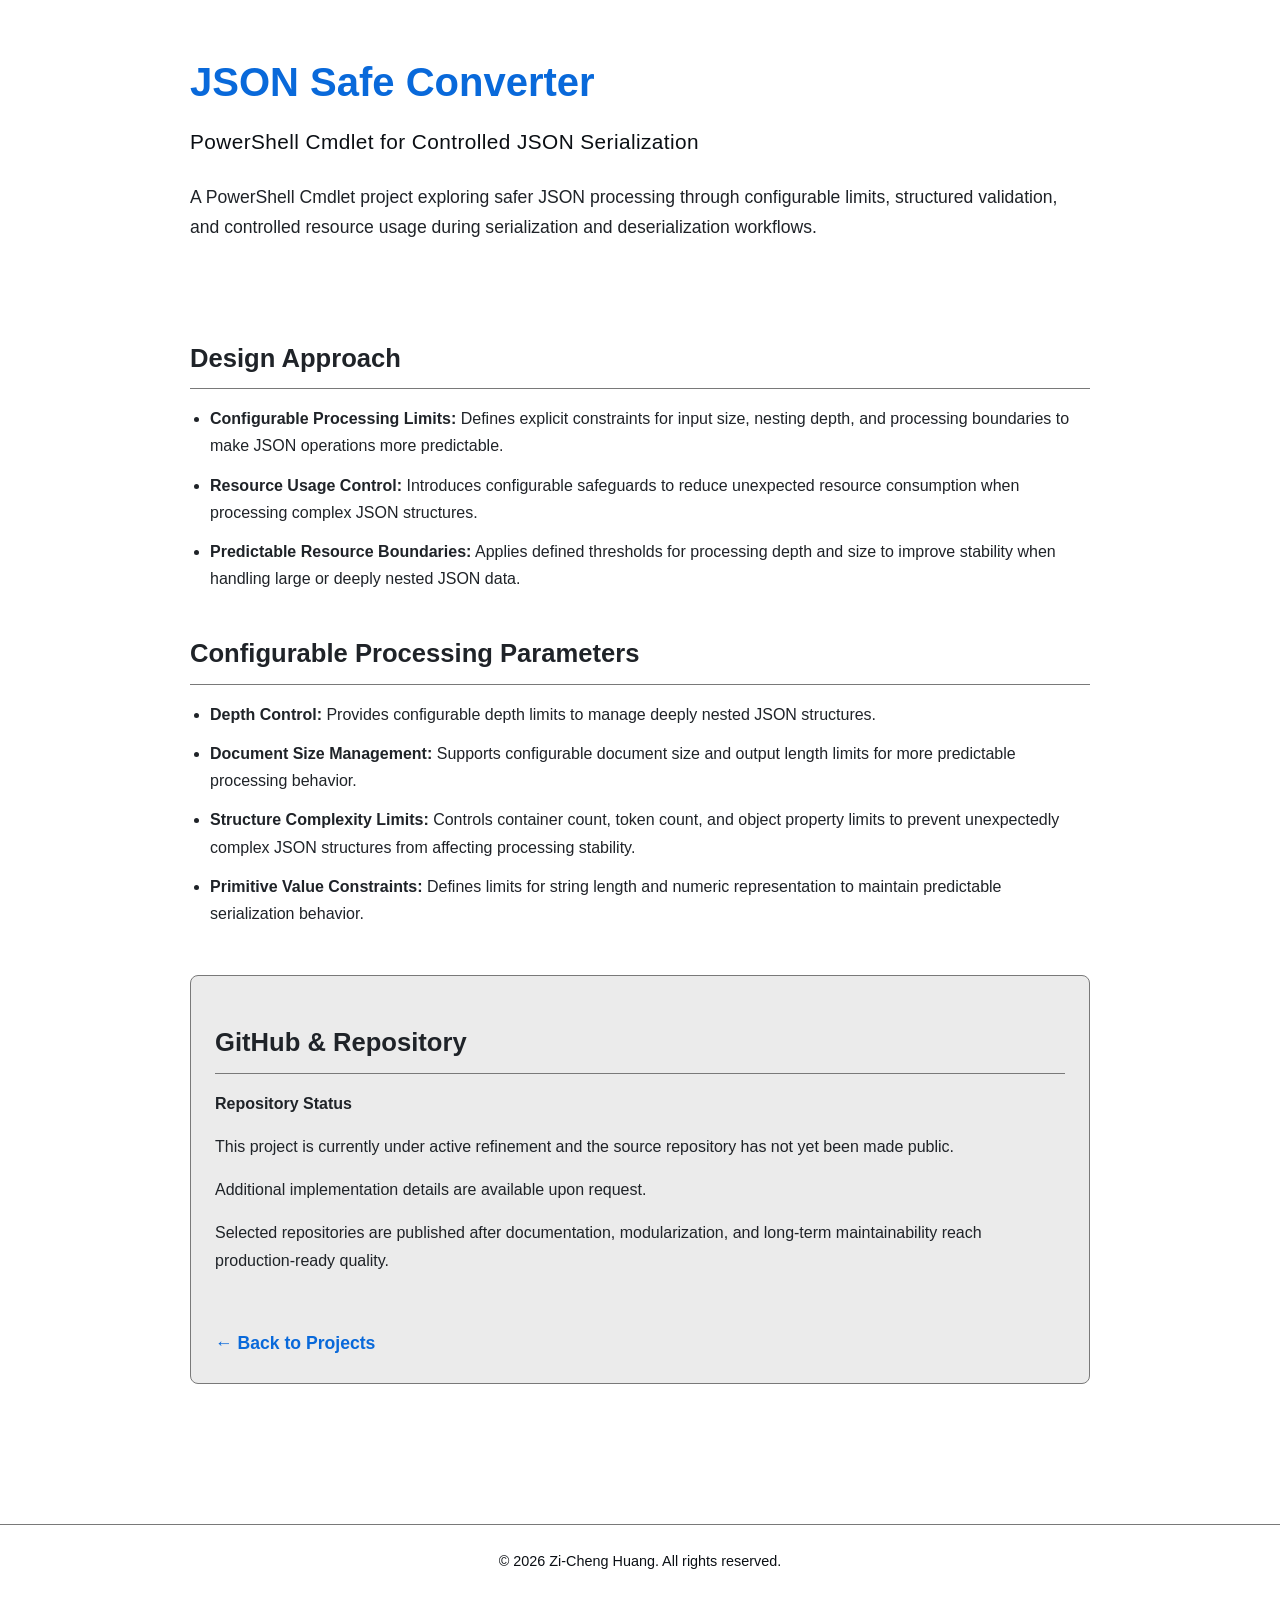
<file: projects/pwsh-json-converter.html>
<!DOCTYPE html>
<html lang="en">
<head>
    <meta name="darkreader-lock">
    <meta charset="utf-8">
    <title>JSON Safe Converter | Projects | LanDX</title>
    <link rel="stylesheet" href="../css/projects.css">
    <link rel="icon" href="../assets/icons/terminal.png" type="image/png">
</head>
<body>
    <header class="hero">
        <h1 class="project">JSON Safe Converter</h1>
        <p class="subtitle">PowerShell Cmdlet for Controlled JSON Serialization</p>
        <p class="description">A PowerShell Cmdlet project exploring safer JSON processing through configurable limits, structured validation, and controlled resource usage during serialization and deserialization workflows.</p>
    </header>

    <main class="hero-container">
        <div class="arch-container">
            <h2 class="architecture">Design Approach</h2>
            <ul>
                <li><strong>Configurable Processing Limits:</strong>
                    Defines explicit constraints for input size, nesting depth, and processing boundaries to make JSON operations more predictable.</li>
                <li><strong>Resource Usage Control:</strong>
                    Introduces configurable safeguards to reduce unexpected resource consumption when processing complex JSON structures.</li>
                <li><strong>Predictable Resource Boundaries:</strong>
                    Applies defined thresholds for processing depth and size to improve stability when handling large or deeply nested JSON data.</li>
            </ul>
        </div>

        <div class="feat-container">
            <h2 class="features">Configurable Processing Parameters</h2>
            <ul>
                <li><strong>Depth Control:</strong>
                    Provides configurable depth limits to manage deeply nested JSON structures.</li>
                <li><strong>Document Size Management:</strong>
                    Supports configurable document size and output length limits for more predictable processing behavior.</li>
                <li><strong>Structure Complexity Limits:</strong>
                    Controls container count, token count, and object property limits to prevent unexpectedly complex JSON structures from affecting processing stability.</li>
                <li><strong>Primitive Value Constraints:</strong>
                    Defines limits for string length and numeric representation to maintain predictable serialization behavior.</li>
            </ul>
        </div>

        <div class="git-container">
            <h2 class="github">GitHub & Repository</h2>
            <!--<p>This project demonstrates a PowerShell approach to building more controlled JSON serialization workflows through explicit validation and configurable processing rules.</p>-->
            <p><strong>Repository Status</strong></p>
            <p>This project is currently under active refinement and the source repository has not yet been made public.</p>
            <p>Additional implementation details are available upon request.</p>
            <p>Selected repositories are published after documentation, modularization, and long-term maintainability reach production-ready quality.</p>
            <br>
            <a href="../projects.html">← Back to Projects</a>
        </div>
    </main>
    <footer>
        <div class="container">
            <p>© 2026 Zi-Cheng Huang. All rights reserved.</p>
        </div>
    </footer>
</body>
</html>
</file>
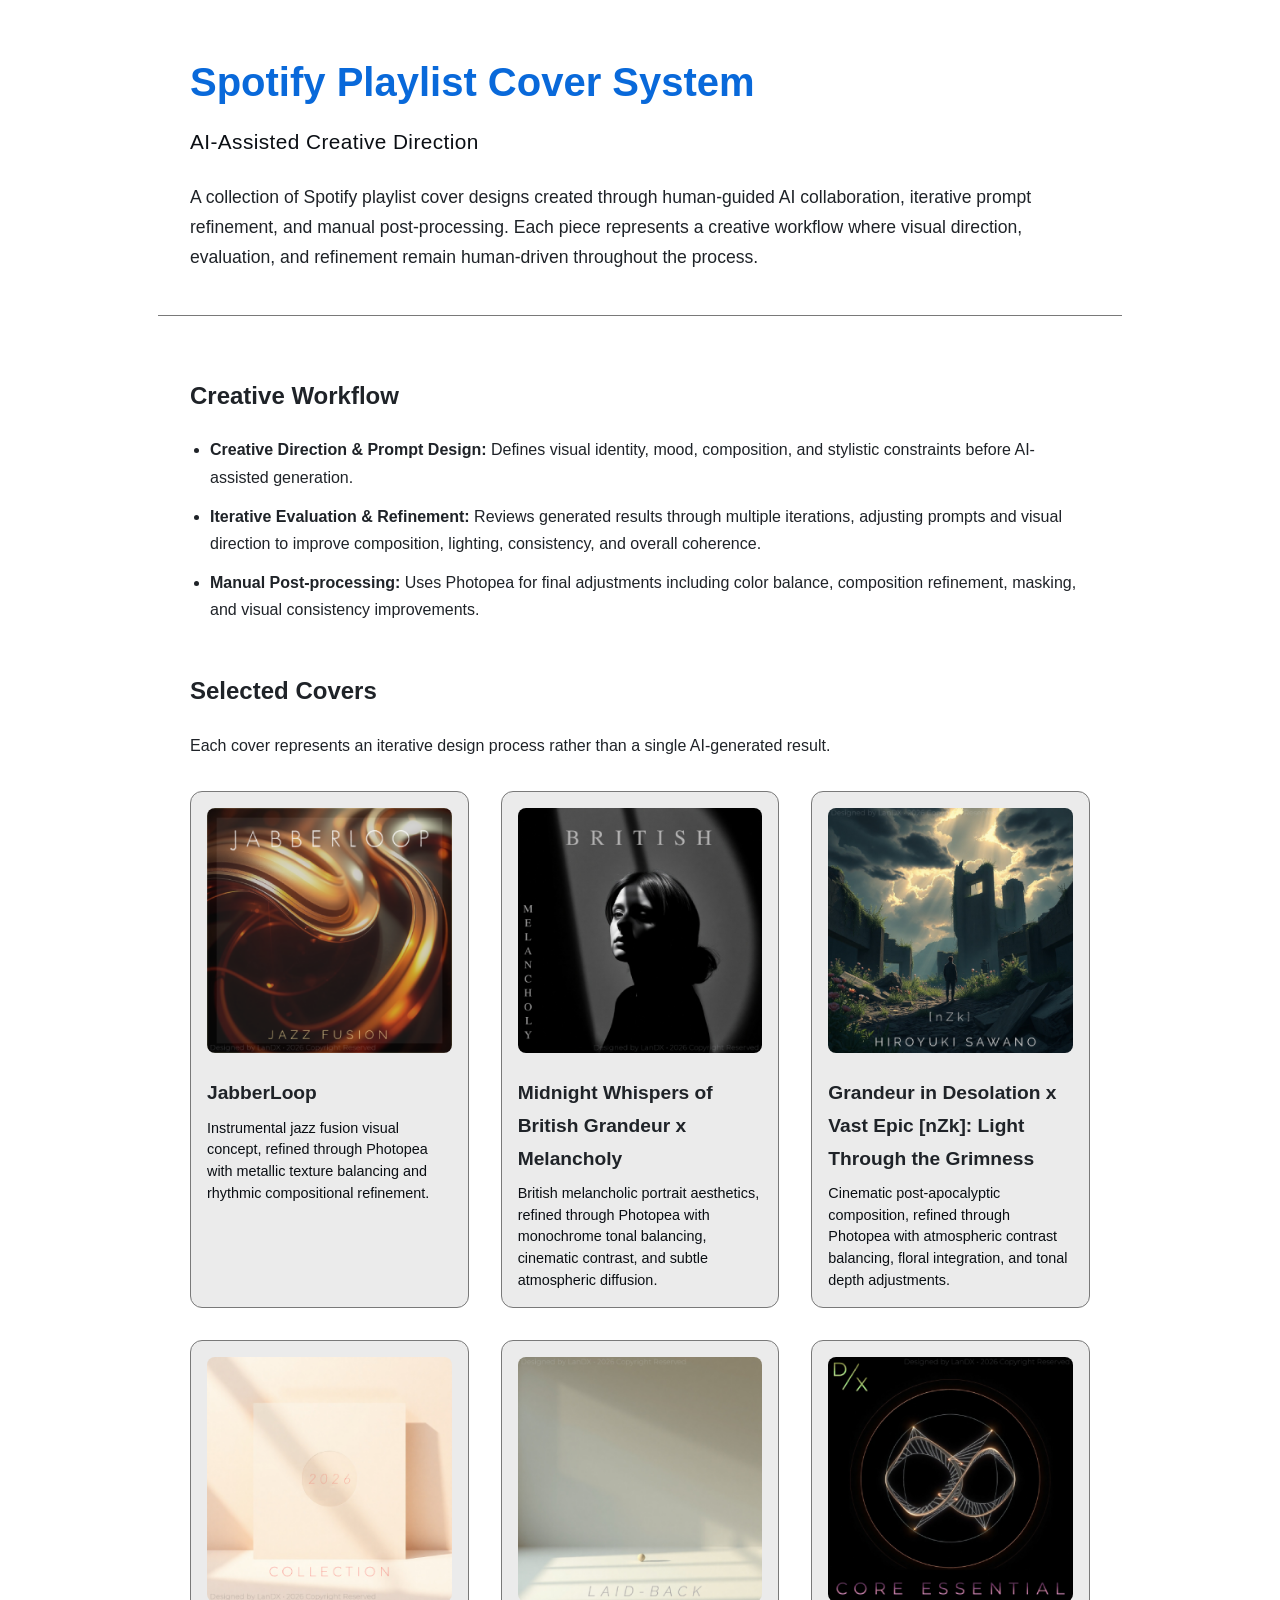
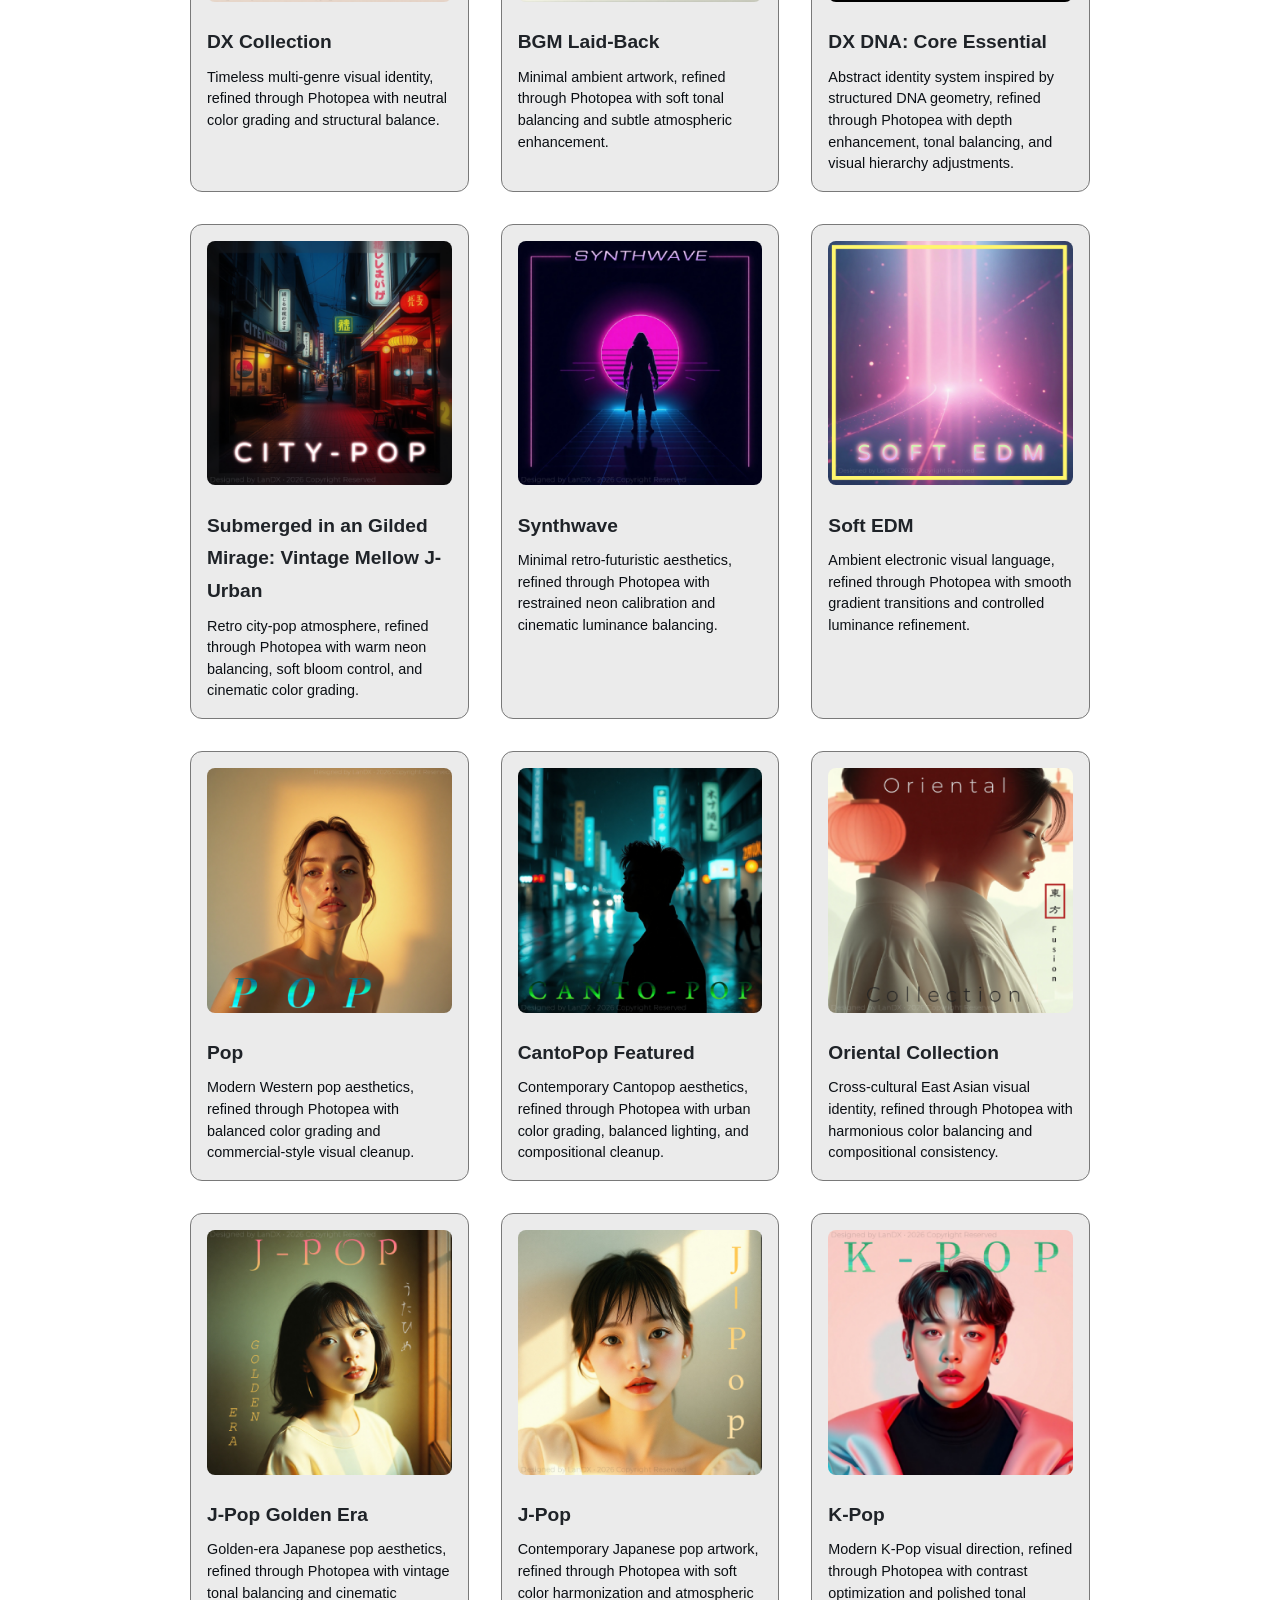
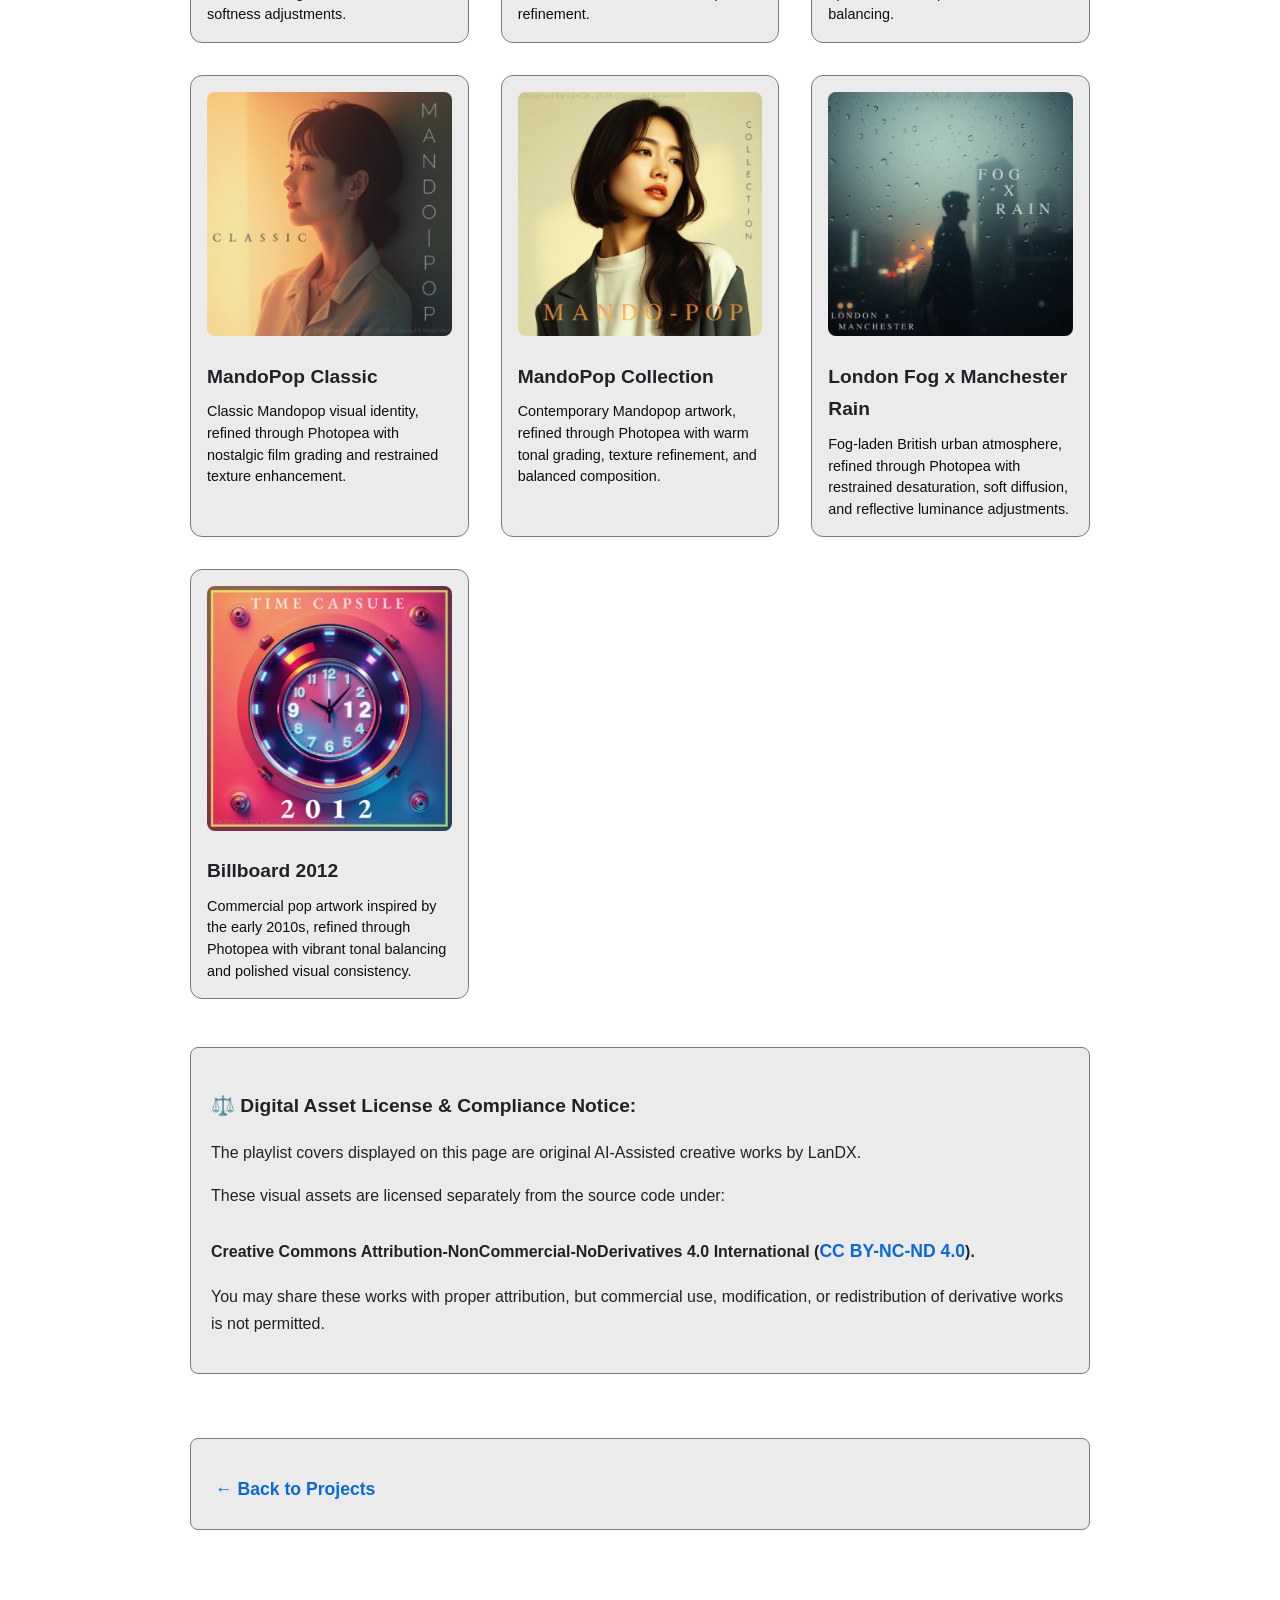
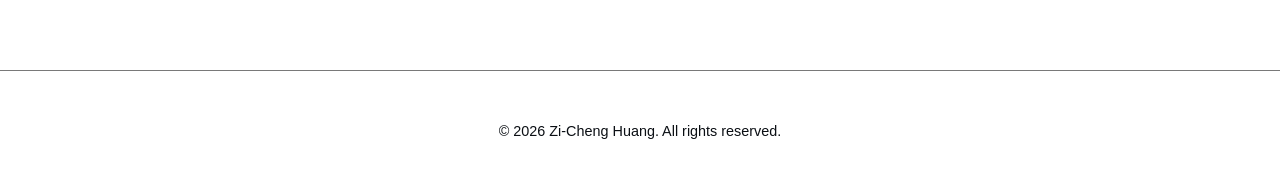
<file: projects/spotify-playlist-covers.html>
<!DOCTYPE html>
<html lang="en">
<head>
    <meta name="darkreader-lock">
    <meta charset="utf-8">
    <title>Spotify Playlist Cover System | Projects | LanDX</title>
    <link rel="stylesheet" href="../css/site.css">
    <link rel="stylesheet" href="../css/projects.css">
    <link rel="icon" href="../assets/icons/portfolio.png" type="image/png">
    <style>
        .gallery-grid {
            display: grid;
            gap: 32px;
            grid-template-columns: repeat(auto-fit, minmax(260px, 1fr));
            margin-top: 32px;
        }
        .art-card {
            background: var(--card-background);
            border: 1px solid var(--border-color);
            border-radius: 12px;
            padding: 16px;
            text-align: left;
            transition: transform 0.2s ease, border-color 0.2s ease, box-shadow 0.2s ease;
        }
        .art-card:hover {
            transform: translateY(-4px);
            border-color: var(--link-color);
            box-shadow: 0 8px 24px rgba(56, 139, 253, 0.15);
        }
        .art-card img {
            width: 100%;
            aspect-ratio: 1 / 1;
            object-fit: cover;
            border-radius: 8px;
            background: rgb(13, 17, 23);
        }
        .art-card h3 {
            margin: 16px 0 8px 0;
            font-size: 1.2rem;
            color: var(--text-color);
            font-weight: 600;
        }
        .art-card p {
            margin: 0;
            font-size: 0.9rem;
            line-height: 1.5;
            color: var(--sub-text-color);
        }
        .loader-text {
            color: var(--sub-text-color);
            font-size: 1.1rem;
            text-align: center;
            margin-top: 48px;
        }
        .git-container .notice {
            margin: 0;
            font-size: 0.7rem;
            line-height: 0.5;
            color: var(--sub-text-color);
            white-space: pre-line;
        }
        .git-container .notice-title {
            color: var(--text-color);
            font-size: 1.2rem;
            display: block;
            margin-bottom: 4px;
        }
        .git-container a {
            color: var(--link-color);
            text-decoration: none;
            font-weight: 600;
        }
    </style>
</head>
<body>
    <header class="hero">
        <h1 class="project">Spotify Playlist Cover System</h1>
        <p class="subtitle">AI-Assisted Creative Direction</p>
        <p class="description">A collection of Spotify playlist cover designs created through human-guided AI collaboration, iterative prompt refinement, and manual post-processing. Each piece represents a creative workflow where visual direction, evaluation, and refinement remain human-driven throughout the process.</p>
    </header>

    <main class="hero-container">
        <div class="feat-container">
            <h2>Creative Workflow</h2>
            <ul>
                <li><strong>Creative Direction & Prompt Design:</strong>
                    Defines visual identity, mood, composition, and stylistic constraints before AI-assisted generation.</li>
                <li><strong>Iterative Evaluation & Refinement:</strong>
                    Reviews generated results through multiple iterations, adjusting prompts and visual direction to improve composition, lighting, consistency, and overall coherence.</li>
                <li><strong>Manual Post-processing:</strong>
                    Uses Photopea for final adjustments including color balance, composition refinement, masking, and visual consistency improvements.</li>
            </ul>
        </div>

        <h2>Selected Covers</h2>
        <p>Each cover represents an iterative design process rather than a single AI-generated result.</p>
        <div id="gallery-root" class="gallery-grid">
            <div class="loader-text">Loading gallery manifest...</div>
        </div>
        
        <div class="git-container" style="margin-top: 48px; padding: 20px; background: var(--card-background); border: 1px solid var(--border-color); border-radius: 8px;">
            <p class="notice">
                <p><strong class="notice-title">&#x2696;&#xFE0F; Digital Asset License & Compliance Notice:</strong></p>
                <p>The playlist covers displayed on this page are original AI-Assisted creative works by LanDX.</p>
                <p>These visual assets are licensed separately from the source code under:</p>
                <p><strong>Creative Commons Attribution-NonCommercial-NoDerivatives 4.0 International (<a href="https://creativecommons.org" target="_blank">CC BY-NC-ND 4.0</a>).</strong></p>
                <p>You may share these works with proper attribution, but commercial use, modification, or redistribution of derivative works is not permitted.</p>
            </p>
        </div>
        
        <div class="git-container" style="margin-top: 64px;">
            <a href="../projects.html">← Back to Projects</a>
        </div>
    </main>

    <footer>
        <div class="container">
            <p>© 2026 Zi-Cheng Huang. All rights reserved.</p>
        </div>
    </footer>
    
    <script type="Module" src="../js/spotify-gallery-render.js"></script>
</body>
</html>
</file>
<file: css/site.css>
:root {
    --text-color: rgb(31, 35, 40);
    --sub-text-color: rgb(11, 15, 20);
    --background-color: rgb(255, 255, 255);
    --card-background: rgb(235, 235, 235);
    --border-color: rgb(121, 121, 121);
    --site-title-color: rgb(9, 105, 218);
    --link-color: rgb(9, 105, 218);
    --hover-link-color: rgb(46, 164, 79);
    --footer-color: rgb(31, 35, 40);
    --quote-color: rgb(31, 31, 31);
    --quote-background: rgb(245, 250, 250);
    --card-border-color: rgb(121, 121, 121);
    --max-width: 900px;
}

@media (prefers-color-scheme: dark) {
    :root {
        --text-color: rgb(240, 246, 252);        /* #F0F6FC : 純淨灰白 */
        --sub-text-color: rgb(139, 148, 158);    /* #8B949E : 鋼鐵高級灰 */
        --background-color: rgb(13, 17, 23);     /* #0D1117 : 曜石深邃黑 */
        --card-background: rgb(22, 27, 34);      /* #161B22 : 高級灰黑 */
        --border-color: rgb(48, 54, 61);         /* #30363D : 邊框低調灰 */
        --site-title-color: rgb(46, 164, 79);    /* #2EA44F : 標誌性的開源通行綠 */
        --link-color: rgb(88, 166, 255);         /* #58A6FF : 亮科技藍 */
        --hover-link-color: rgb(255, 255, 255);  /* Hover時直接亮白 */
        --footer-color: rgb(139, 148, 158);      
        --quote-color: rgb(201, 209, 217);       /* #C9D1D9 */
        --quote-background: rgb(33, 38, 45);     /* #21262D : 沉穩深灰 */
        --card-border-color: rgb(48, 54, 61);     /* 基礎邊框灰 */
        
        --card-link-color: rgb(88, 166, 255);
        --card-hover-link-color: rgb(255, 255, 255);
    }
}

body {
    margin: 0;
    font-family: -apple-system, BlinkMacSystemFont, "Segoe UI", Helvetica, Arial, sans-serif, "Apple Color Emoji", "Segoe UI Emoji";
    line-height: 1.7;
    color: var(--text-color);
    background: var(--background-color);
}

.hero-container {
    max-width: var(--max-width);
    margin: 0 auto;
    padding: 32px;
}

.hero {
    padding: 64px 32px;
    border-bottom: 1px solid var(--border-color);
}

.hero h1 {
    margin: 0;
    font-size: 3rem;
}

.hero .container {
    display: flex;
    justify-content: space-between;
    align-items: center;
}

.site-title {
    text-decoration: none;
    color: var(--site-title-color);
    font-weight: 700;
    font-size: 1.6rem;
}

nav {
    max-width: var(--max-width);
    margin: 0 auto;
    padding: 16px 32px;
    gap: 20px;
    display: flex;
}

nav a {
    font-size: 1.3rem;
    margin-right: 40px;
    text-decoration: none;
    color: var(--link-color);
}

nav a:hover {
    color: var(--hover-link-color);
}

.card-container {
    display: grid;
    gap: 20px;
    grid-template-columns: repeat(auto-fit, minmax(250px, 1fr));
}

.card {
    border: 1px solid var(--card-border-color);
    border-radius: 8px;
    padding: 20px;
    background-color: var(--card-background);
}

h1 {
    font-size: 2.5rem;
    margin-top: 0;
}

h2 {
    margin-top: 48px;
}

.subtitle {
    margin-top: 8px;
    margin-bottom: 16px;
    color: var(--sub-text-color);
    font-size: 1.3rem;
    font-weight: 500;
    letter-spacing: 0.02em;
}

.tags {
    display: flex;
    flex-wrap: wrap;
    gap: 12px;
    margin-top: 24px;
}

.tags span {
    padding: 6px 12px;
    border-radius: 999px;
    border: 1px solid var(--border-color);
    background: var(--card-background);
    font-size: 0.9rem;
    font-weight: 500;
}

blockquote {
    margin: 32px 0;
    padding: 16px 24px;
    border-left: 4px solid var(--link-color);
    background: var(--quote-background);
    color: var(--quote-color);
}

.link-list {
    display: grid;
    gap: 20px;
    grid-template-columns: repeat(auto-fit, minmax(260px, 1fr));
}

.link-card {
    display: block;
    padding: 24px;
    border: 1px solid var(--card-border-color);
    border-radius: 8px;
    text-decoration: none;
    color: inherit;
    transition: 0.15s ease;
    background-color: var(--card-background);
}

.link-card:hover {
    transform: translateY(-2px);
    border-color: var(--link-color);
}

.link-card h2 {
    margin-top: 0;
}

footer {
    margin-top: 80px;
    border-top: 1px solid var(--border-color);
}

/* 完美修正 Typo：.containter -> .container */
footer .container {
    display: flex;
    justify-content: center;
    align-items: center;
    padding: 24px 0;
}

footer .container p {
    text-align: center;
    color: var(--footer-color);
    margin: 0;
}

.page-description {
    color: var(--text-color);
    margin-bottom: 48px;
}

.hero-section {
    margin-bottom: 72px;
}

.project-grid {
    display: grid;
    gap: 20px;
    grid-template-columns: repeat(auto-fit, minmax(300px, 1fr));
}

.project-card {
    padding: 24px;
    border: 1px solid var(--card-border-color);
    border-radius: 8px;
    background: var(--card-background);
}

.project-card h3 {
    margin-top: 0;
}

.project-links {
    display: flex;
    gap: 16px;
    margin-top: 16px;
}

.project-links a {
    color: var(--card-link-color);
    text-decoration: none;
    font-weight: 600;
}

.project-links a:hover {
    color: var(--card-hover-link-color);
}
</file>
<file: css/projects.css>
:root {
    --text-color: rgb(31, 35, 40);
    --sub-text-color: rgb(11, 15, 20);
    --background-color: rgb(255, 255, 255);
    --card-background: rgb(235, 235, 235);
    --border-color: rgb(121, 121, 121);
    --link-color: rgb(9, 105, 218);
    --hover-link-color: rgb(46, 164, 79);
    --project-color: rgb(9, 105, 218);
    --card-title-color: rgb(31, 35, 40);
    --max-width: 900px;
}

@media (prefers-color-scheme: dark) {
    :root {
        --text-color: rgb(240, 246, 252);        /* #F0F6FC */
        --sub-text-color: rgb(139, 148, 158);    /* #8B949E */
        --background-color: rgb(13, 17, 23);     /* #0D1117 */
        --card-background: rgb(22, 27, 34);      /* #161B22 */
        --border-color: rgb(48, 54, 61);         /* #30363D */
        --link-color: rgb(88, 166, 255);         /* #58A6FF : 亮科技藍 */
        --hover-link-color: rgb(255, 255, 255);
        --project-color: rgb(240, 246, 252);     /* 標題純白 */
        --card-title-color: rgb(88, 166, 255);   /* #58A6FF : 科技藍小標題 */
    }
}

body {
    margin: 0;
    font-family: -apple-system, BlinkMacSystemFont, "Segoe UI", Helvetica, Arial, sans-serif;
    line-height: 1.7;
    color: var(--text-color);
    background: var(--background-color);
}

.hero-container {
    max-width: var(--max-width);
    margin: 0 auto;
    padding: 12px 32px;
}

.hero {
    max-width: var(--max-width);
    margin: 0 auto;
    padding: 48px 32px 24px 32px;
}

.hero h1 {
    margin: 0;
    font-size: 2.5rem;
    color: var(--project-color);
}

.subtitle {
    margin-top: 8px;
    margin-bottom: 16px;
    color: var(--sub-text-color);
    font-size: 1.3rem;
    font-weight: 500;
    letter-spacing: 0.02em;
}

.description {
    margin-top: 24px;
    font-size: 1.1rem;
    color: var(--text-color);
}

.arch-container, .snapshot-container, .feat-container {
    margin-top: 40px;
}

.architecture, .code-snapshot, .features, .github {
    color: var(--card-title-color);
    font-size: 1.6rem;
    border-bottom: 1px solid var(--border-color);
    padding-bottom: 8px;
    margin-bottom: 16px;
}

ul {
    padding-left: 20px;
}

li {
    margin-bottom: 12px;
    color: var(--text-color);
}

.git-container {
    margin: 48px 0;
    padding: 24px;
    background: var(--card-background);
    border: 1px solid var(--border-color);
    border-radius: 8px;
}

.git-container a {
    display: inline-block;
    margin-top: 12px;
    color: var(--link-color);
    text-decoration: none;
    font-weight: 600;
    font-size: 1.1rem;
}

.git-container a:hover {
    color: var(--hover-link-color);
    text-decoration: underline;
}

footer {
    margin-top: 80px;
    border-top: 1px solid var(--border-color);
    padding: 24px 0;
}

footer .container p {
    text-align: center;
    color: var(--sub-text-color);
    margin: 0;
    font-size: 0.9rem;
}
</file>
